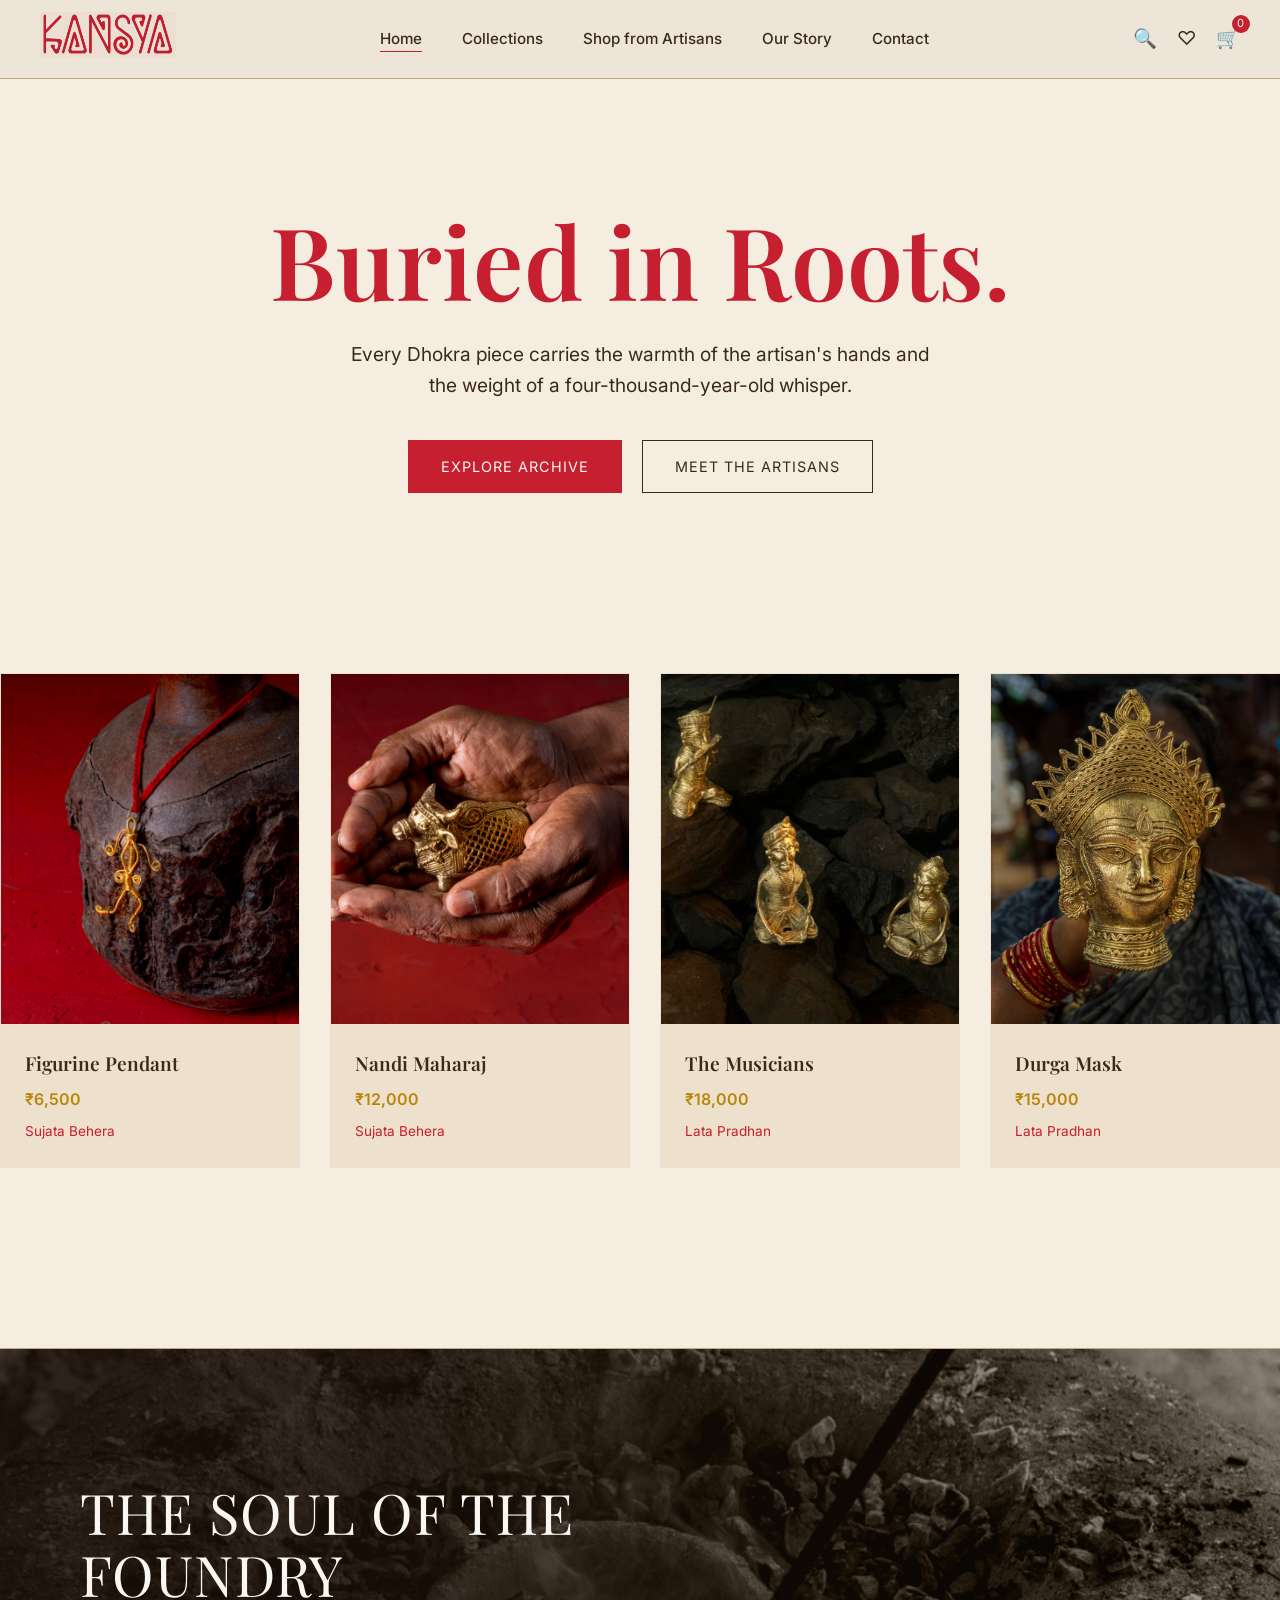
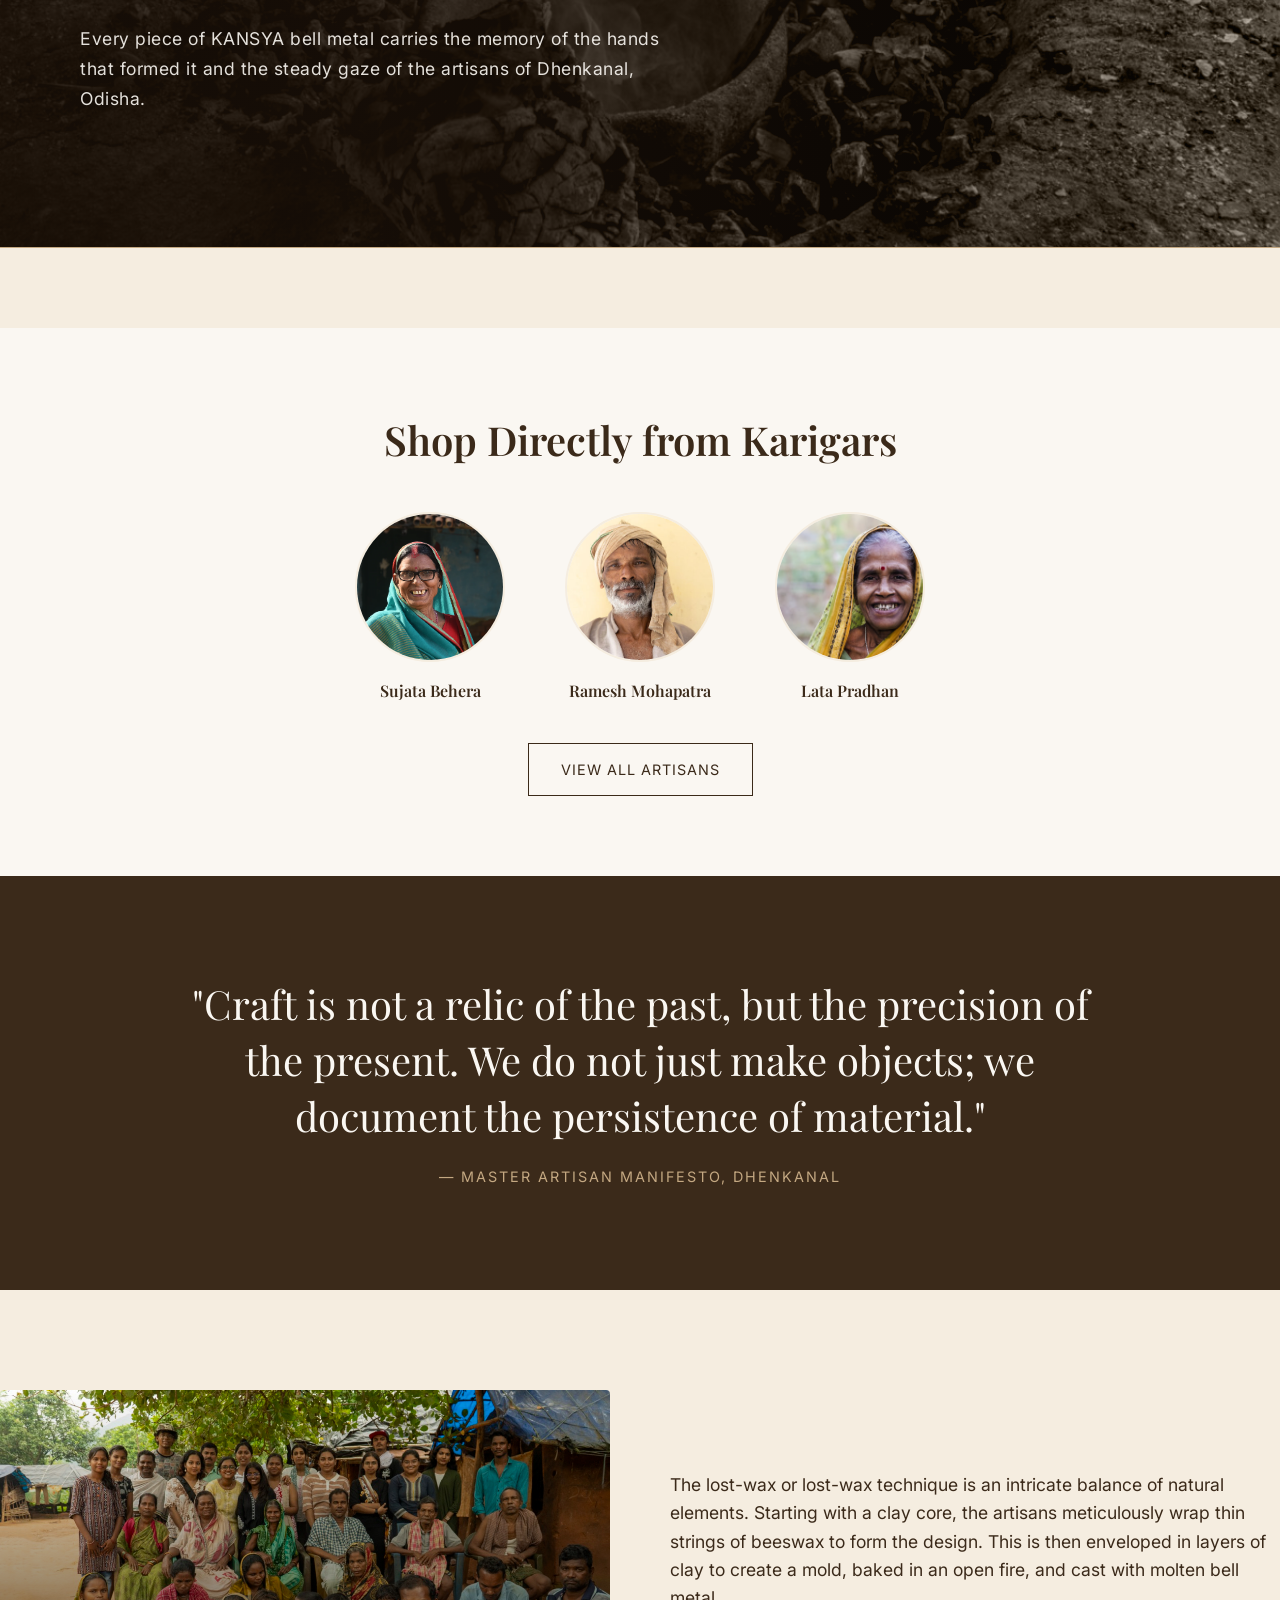
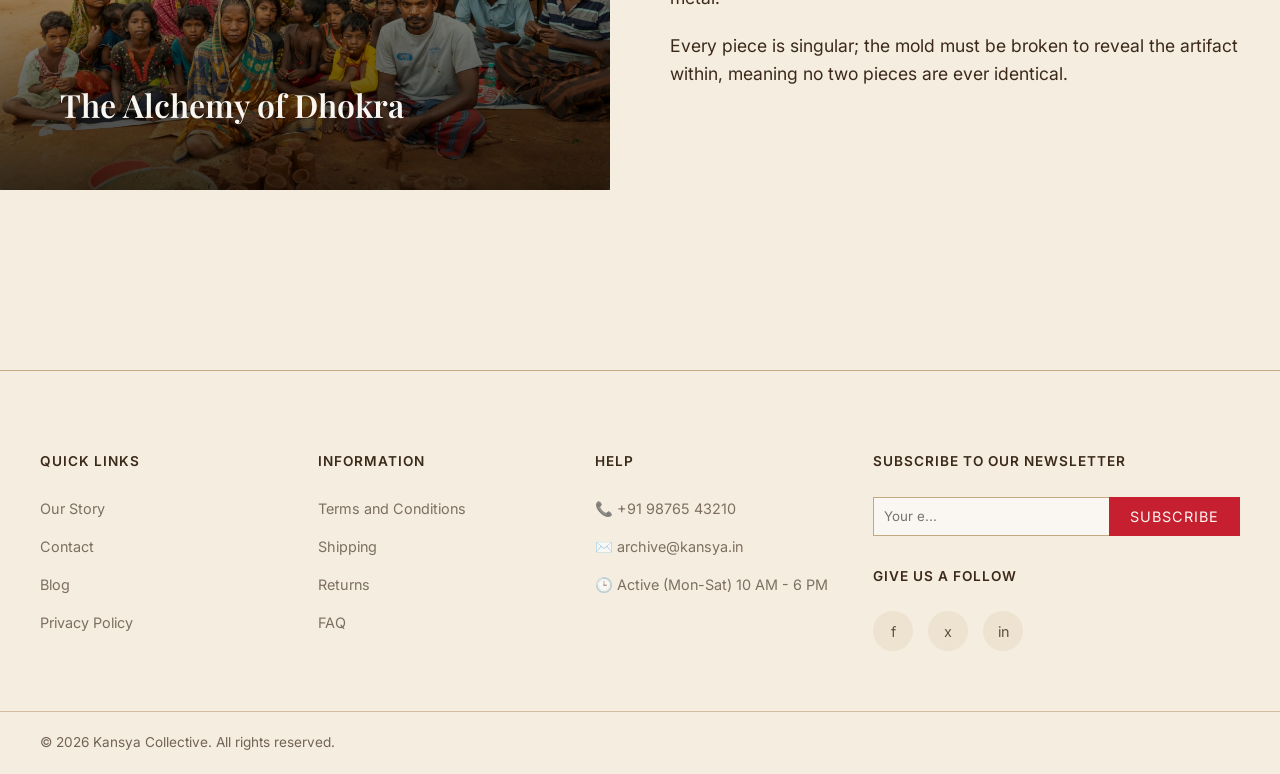
<file: index.html>
<!DOCTYPE html>
<html lang="en">
<head>
  <meta charset="UTF-8">
  <meta name="viewport" content="width=device-width, initial-scale=1.0">
  <title>KANSYA | Buried in Roots. Cast in Fire.</title>
  <meta name="description" content="KANSYA — a premium e-commerce and artisan discovery platform for Dhokra, the ancient lost-wax metal casting craft of India.">
  
  <!-- Fonts -->
  <link rel="preconnect" href="https://fonts.googleapis.com">
  <link rel="preconnect" href="https://fonts.gstatic.com" crossorigin>
  <link href="https://fonts.googleapis.com/css2?family=Cormorant+Garamond:wght@600;700&family=Inter:wght@400;500;600&family=Playfair+Display:ital,wght@0,400;0,600;0,700;1,400&display=swap" rel="stylesheet">
  
  <link rel="stylesheet" href="css/style.css">
</head>
<body>

  <!-- GLOBAL NAVIGATION -->
  <nav class="navbar">
    <div class="container nav-container">
      <div class="logo">
        <a href="index.html"><img src="kansya-logo.png" alt="KANSYA" ></a>
      </div>
      <ul class="nav-links">
        <li><a href="index.html" class="active">Home</a></li>
        <li><a href="collections.html">Collections</a></li>
        <li><a href="artisans.html">Shop from Artisans</a></li>
        <li><a href="story.html">Our Story</a></li>
        <li><a href="contact.html">Contact</a></li>
      </ul>
      <div class="nav-icons">
        <a href="collections.html">🔍</a>
        <a href="#">♡</a>
        <a href="cart.html">🛒<span class="cart-count" id="cart-count">0</span></a>
      </div>
    </div>
  </nav>

  <main>
    <!-- HERO SECTION -->
    <section class="hero container">
      <h1>Buried in Roots.</h1>
      <p>Every Dhokra piece carries the warmth of the artisan's hands and the weight of a four-thousand-year-old whisper.</p>
      <div class="hero-btns">
        <a href="collections.html" class="btn btn-filled">Explore Archive</a>
        <a href="artisans.html" class="btn btn-outlined">Meet the Artisans</a>
      </div>
    </section>

    <!-- FEATURED COLLECTION -->
    <section class="featured-collection container">
      <div class="product-scroll">
        <!-- Card 1 -->
        <a href="product.html" class="product-card">
          <div class="product-img">
            <img src="Figurine Pendant.JPG" alt="Figurine Pendant" >
            <img src="pics 2/figurine pendant.png" alt="Figurine Pendant - In Use" class="hover-img">
          </div>
          <div class="product-info">
            <h3>Figurine Pendant</h3>
            <div class="product-price">₹6,500</div>
            <div class="product-artisan">Sujata Behera</div>
          </div>
        </a>
        <!-- Card 2 -->
        <a href="product.html" class="product-card">
          <div class="product-img">
            <img src="Nandi Maharaj.JPG" alt="Nandi Maharaj" >
            <img src="pics 2/nandi maharaj.png" alt="Nandi Maharaj - In Use" class="hover-img">
          </div>
          <div class="product-info">
            <h3>Nandi Maharaj</h3>
            <div class="product-price">₹12,000</div>
            <div class="product-artisan">Sujata Behera</div>
          </div>
        </a>
        <!-- Card 3 -->
        <a href="product.html" class="product-card">
          <div class="product-img">
            <img src="the musicians.JPG" alt="The Musicians" >
            <img src="pics 2/musicians.png" alt="Musicians - In Use" class="hover-img">
          </div>
          <div class="product-info">
            <h3>The Musicians</h3>
            <div class="product-price">₹18,000</div>
            <div class="product-artisan">Lata Pradhan</div>
          </div>
        </a>
        <!-- Card 4 -->
        <a href="product.html" class="product-card">
          <div class="product-img">
            <img src="durga mask.JPG" alt="Durga Mask" >
            <img src="pics 2/durga mask.png" alt="Durga Mask - In Use" class="hover-img">
          </div>
          <div class="product-info">
            <h3>Durga Mask</h3>
            <div class="product-price">₹15,000</div>
            <div class="product-artisan">Lata Pradhan</div>
          </div>
        </a>
      </div>
    </section>

    <!-- AESTHETIC BANNER (EYES OF THE ARTISAN) -->
    <section class="eyes-banner" style="position: relative; height: 500px; overflow: hidden; margin: 80px 0; border-top: 1px solid var(--clr-border); border-bottom: 1px solid var(--clr-border);">
      <img src="our story/DSC00825.JPG" alt="The Eyes of the Artisan" style="width: 100%; height: 100%; object-fit: cover; filter: grayscale(100%) contrast(1.1); mix-blend-mode: luminosity;">
      <div style="position: absolute; inset: 0; background: linear-gradient(to right, rgba(26, 16, 8, 0.8) 30%, rgba(26, 16, 8, 0.2) 100%); display: flex; align-items: center; padding-left: 80px;">
        <div style="color: var(--clr-white); max-width: 600px;">
          <h2 style="font-family: var(--font-heading); font-size: 3.5rem; color: var(--clr-white); line-height: 1.1; margin-bottom: 20px; font-weight: 400; letter-spacing: 1px;">THE SOUL OF THE FOUNDRY</h2>
          <p style="font-size: 1.1rem; opacity: 0.9; line-height: 1.7; font-family: var(--font-body); letter-spacing: 0.5px;">Every piece of KANSYA bell metal carries the memory of the hands that formed it and the steady gaze of the artisans of Dhenkanal, Odisha.</p>
        </div>
      </div>
    </section>

    <!-- SHOP DIRECTLY FROM KARIGARS -->
    <section class="shop-artisans">
      <div class="container">
        <h2 class="section-title">Shop Directly from Karigars</h2>
        <div class="artisan-row">
          <div class="artisan-avatar-wrapper">
            <div class="artisan-avatar">
              <img src="lakshmi sahoo.png.webp" alt="Sujata Behera" >
            </div>
            <h4>Sujata Behera</h4>
          </div>
          <div class="artisan-avatar-wrapper">
            <div class="artisan-avatar">
              <img src="Ramesh%20Mohapatra.jpg" alt="Ramesh Mohapatra" >
            </div>
            <h4>Ramesh Mohapatra</h4>
          </div>
          <div class="artisan-avatar-wrapper">
            <div class="artisan-avatar">
              <img src="Kamala%20devi.png" alt="Lata Pradhan" >
            </div>
            <h4>Lata Pradhan</h4>
          </div>
        </div>
        <a href="artisans.html" class="btn btn-outlined">View All Artisans</a>
      </div>
    </section>

    <!-- QUOTE BLOCK -->
    <section class="quote-block bg-brown">
      <div class="container">
        <blockquote>"Craft is not a relic of the past, but the precision of the present. We do not just make objects; we document the persistence of material."</blockquote>
        <cite>— Master Artisan Manifesto, Dhenkanal</cite>
      </div>
    </section>

    <!-- ALCHEMY STRIP -->
    <section class="alchemy-strip container">
      <div class="alchemy-grid">
        <div class="alchemy-card" style="background-image: url('DSC01474.JPG'); background-size: cover; background-position: center;">
          <h3>The Alchemy of Dhokra</h3>
        </div>
        <div class="alchemy-text">
          <p>The lost-wax or lost-wax technique is an intricate balance of natural elements. Starting with a clay core, the artisans meticulously wrap thin strings of beeswax to form the design. This is then enveloped in layers of clay to create a mold, baked in an open fire, and cast with molten bell metal. </p>
          <p>Every piece is singular; the mold must be broken to reveal the artifact within, meaning no two pieces are ever identical.</p>
        </div>
      </div>
    </section>
  </main>

  <!-- FOOTER -->
  <footer>
    <div class="container footer-content">
      <div class="footer-col">
        <h4>QUICK LINKS</h4>
        <ul>
          <li><a href="story.html">Our Story</a></li>
          <li><a href="contact.html">Contact</a></li>
          <li><a href="#">Blog</a></li>
          <li><a href="#">Privacy Policy</a></li>
        </ul>
      </div>
      <div class="footer-col">
        <h4>INFORMATION</h4>
        <ul>
          <li><a href="#">Terms and Conditions</a></li>
          <li><a href="#">Shipping</a></li>
          <li><a href="#">Returns</a></li>
          <li><a href="#">FAQ</a></li>
        </ul>
      </div>
      <div class="footer-col">
        <h4>HELP</h4>
        <ul>
          <li><a href="#">📞 +91 98765 43210</a></li>
          <li><a href="#">✉️ archive@kansya.in</a></li>
          <li><a href="#">🕒 Active (Mon-Sat) 10 AM - 6 PM</a></li>
        </ul>
      </div>
      <div class="footer-col">
        <h4>SUBSCRIBE TO OUR NEWSLETTER</h4>
        <form style="display: flex; gap: 0; margin-bottom: 30px;">
          <input type="email" placeholder="Your e..." style="padding: 10px; border: 1px solid var(--clr-border); border-right: none; flex: 1; outline: none; font-family: var(--font-body); background: var(--clr-white);">
          <button type="submit" class="btn btn-filled" style="padding: 10px 20px;">SUBSCRIBE</button>
        </form>
        <h4>GIVE US A FOLLOW</h4>
        <div class="social-icons" style="display: flex; gap: 15px;">
          <a href="#" class="social-circle">f</a>
          <a href="#" class="social-circle">x</a>
          <a href="#" class="social-circle">in</a>
        </div>
      </div>
    </div>
    <div class="footer-bottom" style="text-align: left; padding-left: 40px; padding-right: 40px; max-width: 1400px; margin-left: auto; margin-right: auto;">
      &copy; 2026 Kansya Collective. All rights reserved.
    </div>
  </footer>

  <script src="js/script.js"></script>
</body>
</html>
</file>
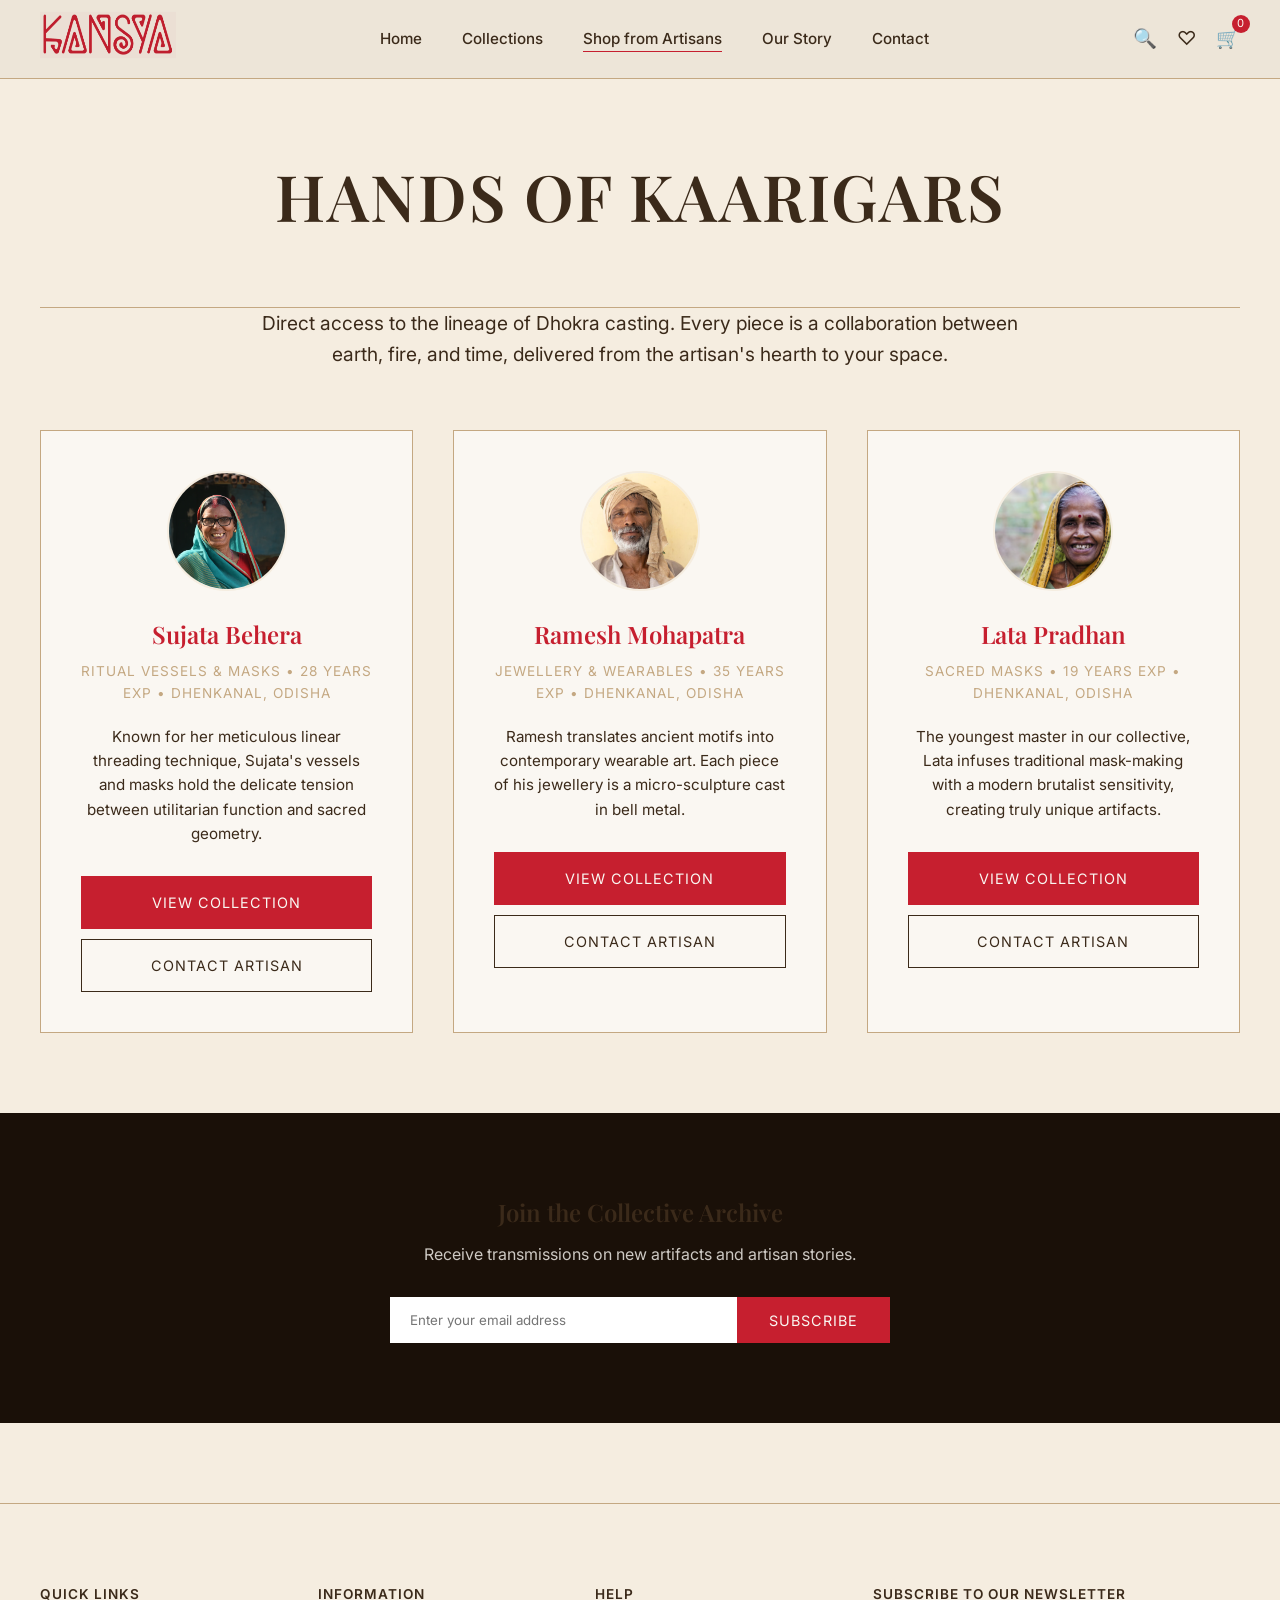
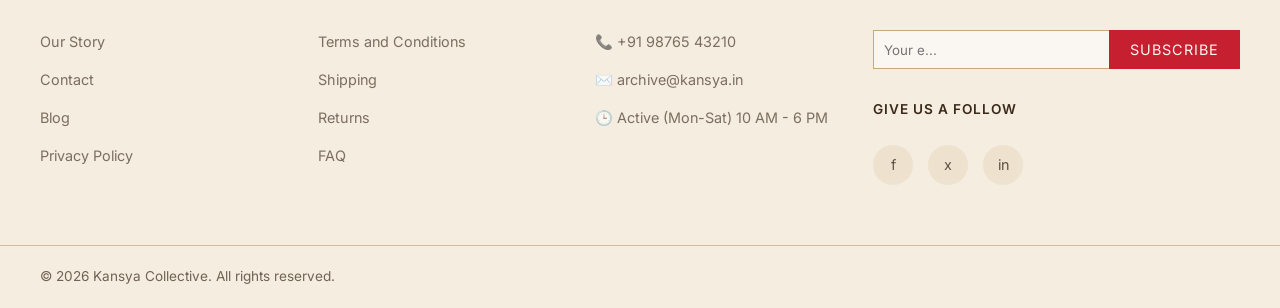
<file: artisans.html>
<!DOCTYPE html>
<html lang="en">
<head>
  <meta charset="UTF-8">
  <meta name="viewport" content="width=device-width, initial-scale=1.0">
  <title>Shop from Artisans | KANSYA</title>
  
  <link rel="preconnect" href="https://fonts.googleapis.com">
  <link rel="preconnect" href="https://fonts.gstatic.com" crossorigin>
  <link href="https://fonts.googleapis.com/css2?family=Cormorant+Garamond:wght@600;700&family=Inter:wght@400;500;600&family=Playfair+Display:ital,wght@0,400;0,600;0,700;1,400&display=swap" rel="stylesheet">
  
  <link rel="stylesheet" href="css/style.css">
</head>
<body>

  <!-- GLOBAL NAVIGATION -->
  <nav class="navbar">
    <div class="container nav-container">
      <div class="logo">
        <a href="index.html"><img src="kansya-logo.png" alt="KANSYA" ></a>
      </div>
      <ul class="nav-links">
        <li><a href="index.html">Home</a></li>
        <li><a href="collections.html">Collections</a></li>
        <li><a href="artisans.html" class="active">Shop from Artisans</a></li>
        <li><a href="story.html">Our Story</a></li>
        <li><a href="contact.html">Contact</a></li>
      </ul>
      <div class="nav-icons">
        <a href="collections.html">🔍</a>
        <a href="#">♡</a>
        <a href="cart.html">🛒<span class="cart-count" id="cart-count">0</span></a>
      </div>
    </div>
  </nav>

  <main>
    <div class="container">
      <div class="page-header">
        <h1>HANDS OF KAARIGARS</h1>
      </div>
      
      <p class="intro-text">
        Direct access to the lineage of Dhokra casting. Every piece is a collaboration between earth, fire, and time, delivered from the artisan's hearth to your space.
      </p>

      <div class="artisan-grid">
        <!-- Artisan 2 -->
        <div class="artisan-card-full">
          <div class="artisan-avatar" style="margin: 0 auto 24px;">
            <img src="lakshmi sahoo.png.webp" alt="Sujata Behera" >
          </div>
          <h3>Sujata Behera</h3>
          <div class="artisan-meta">
            Ritual Vessels & Masks • 28 Years Exp • Dhenkanal, Odisha
          </div>
          <p class="artisan-bio">
            Known for her meticulous linear threading technique, Sujata's vessels and masks hold the delicate tension between utilitarian function and sacred geometry.
          </p>
          <div class="artisan-actions">
            <a href="collections.html" class="btn btn-filled">View Collection</a>
            <a href="contact.html?artisan=Sujata" class="btn btn-outlined">Contact Artisan</a>
          </div>
        </div>

        <!-- Artisan 3 -->
        <div class="artisan-card-full">
          <div class="artisan-avatar" style="margin: 0 auto 24px;">
            <img src="Ramesh%20Mohapatra.jpg" alt="Ramesh Mohapatra" >
          </div>
          <h3>Ramesh Mohapatra</h3>
          <div class="artisan-meta">
            Jewellery & Wearables • 35 Years Exp • Dhenkanal, Odisha
          </div>
          <p class="artisan-bio">
            Ramesh translates ancient motifs into contemporary wearable art. Each piece of his jewellery is a micro-sculpture cast in bell metal.
          </p>
          <div class="artisan-actions">
            <a href="collections.html" class="btn btn-filled">View Collection</a>
            <a href="contact.html?artisan=Ramesh" class="btn btn-outlined">Contact Artisan</a>
          </div>
        </div>

        <!-- Artisan 4 -->
        <div class="artisan-card-full">
          <div class="artisan-avatar" style="margin: 0 auto 24px;">
            <img src="Kamala%20devi.png" alt="Lata Pradhan" >
          </div>
          <h3>Lata Pradhan</h3>
          <div class="artisan-meta">
            Sacred Masks • 19 Years Exp • Dhenkanal, Odisha
          </div>
          <p class="artisan-bio">
            The youngest master in our collective, Lata infuses traditional mask-making with a modern brutalist sensitivity, creating truly unique artifacts.
          </p>
          <div class="artisan-actions">
            <a href="collections.html" class="btn btn-filled">View Collection</a>
            <a href="contact.html?artisan=Lata" class="btn btn-outlined">Contact Artisan</a>
          </div>
        </div>
      </div>
    </div>
    
    <!-- Newsletter Bar -->
    <section class="newsletter bg-dark">
      <div class="container">
        <h2>Join the Collective Archive</h2>
        <p style="margin-top: 10px; opacity: 0.8;">Receive transmissions on new artifacts and artisan stories.</p>
        <form class="newsletter-form">
          <input type="email" placeholder="Enter your email address" required>
          <button type="submit" class="btn btn-filled">Subscribe</button>
        </form>
      </div>
    </section>
  </main>

  <!-- FOOTER -->
  <footer>
    <div class="container footer-content">
      <div class="footer-col">
        <h4>QUICK LINKS</h4>
        <ul>
          <li><a href="story.html">Our Story</a></li>
          <li><a href="contact.html">Contact</a></li>
          <li><a href="#">Blog</a></li>
          <li><a href="#">Privacy Policy</a></li>
        </ul>
      </div>
      <div class="footer-col">
        <h4>INFORMATION</h4>
        <ul>
          <li><a href="#">Terms and Conditions</a></li>
          <li><a href="#">Shipping</a></li>
          <li><a href="#">Returns</a></li>
          <li><a href="#">FAQ</a></li>
        </ul>
      </div>
      <div class="footer-col">
        <h4>HELP</h4>
        <ul>
          <li><a href="#">📞 +91 98765 43210</a></li>
          <li><a href="#">✉️ archive@kansya.in</a></li>
          <li><a href="#">🕒 Active (Mon-Sat) 10 AM - 6 PM</a></li>
        </ul>
      </div>
      <div class="footer-col">
        <h4>SUBSCRIBE TO OUR NEWSLETTER</h4>
        <form style="display: flex; gap: 0; margin-bottom: 30px;">
          <input type="email" placeholder="Your e..." style="padding: 10px; border: 1px solid var(--clr-border); border-right: none; flex: 1; outline: none; font-family: var(--font-body); background: var(--clr-white);">
          <button type="submit" class="btn btn-filled" style="padding: 10px 20px;">SUBSCRIBE</button>
        </form>
        <h4>GIVE US A FOLLOW</h4>
        <div class="social-icons" style="display: flex; gap: 15px;">
          <a href="#" class="social-circle">f</a>
          <a href="#" class="social-circle">x</a>
          <a href="#" class="social-circle">in</a>
        </div>
      </div>
    </div>
    <div class="footer-bottom" style="text-align: left; padding-left: 40px; padding-right: 40px; max-width: 1400px; margin-left: auto; margin-right: auto;">
      &copy; 2026 Kansya Collective. All rights reserved.
    </div>
  </footer>

  <script src="js/script.js"></script>
</body>
</html>
</file>
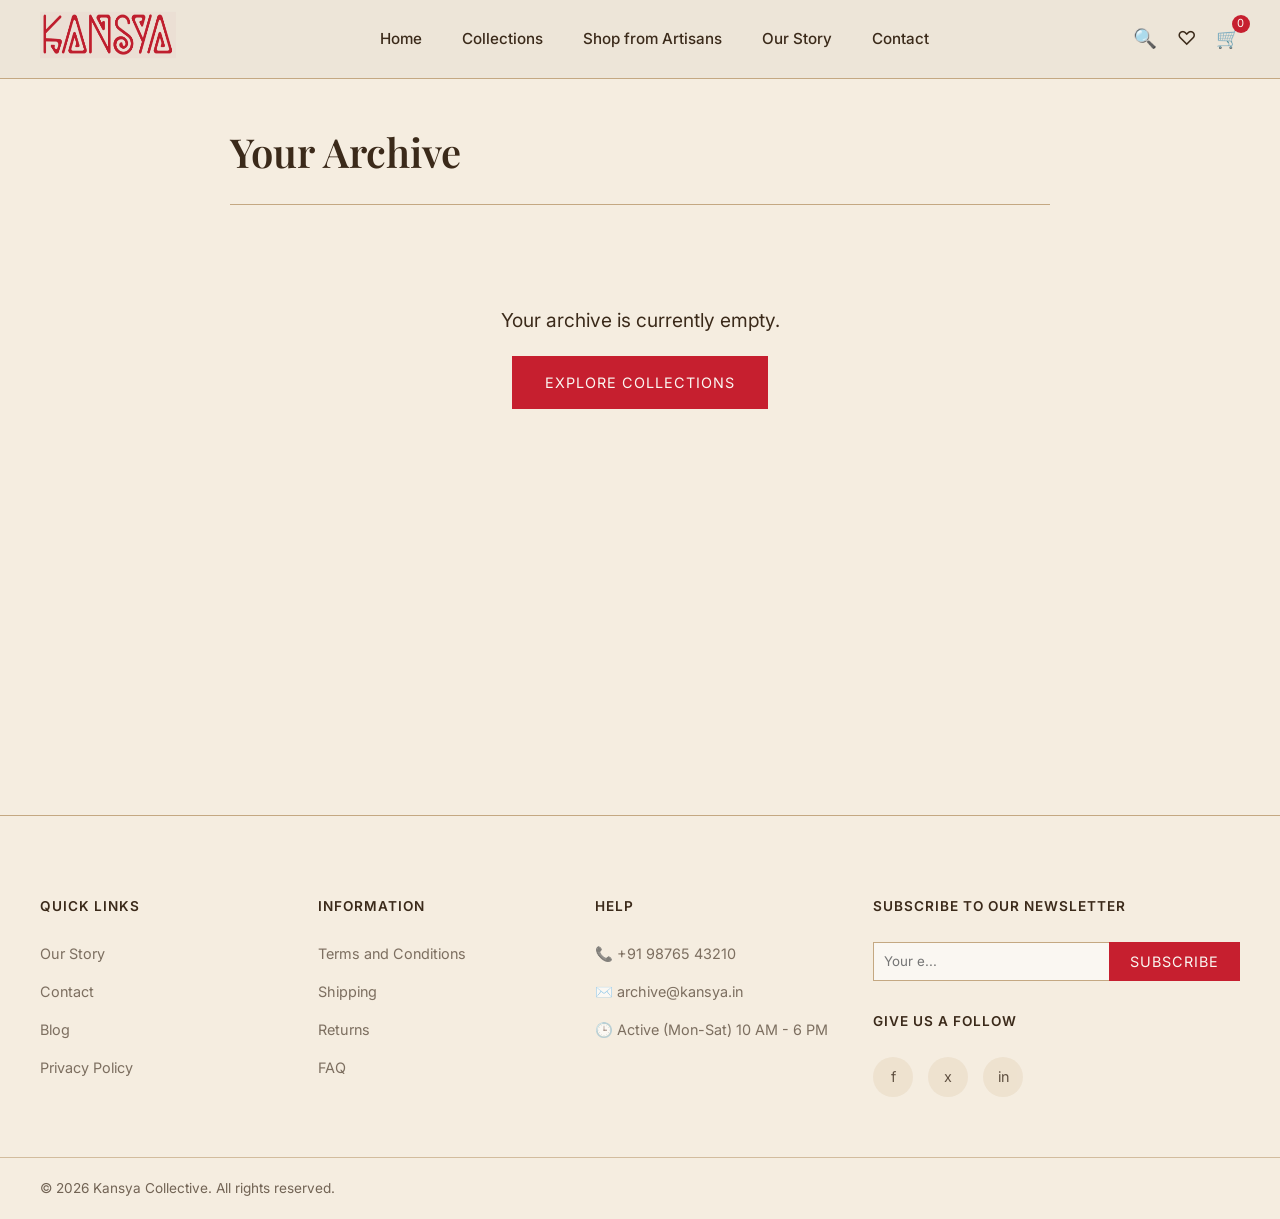
<file: cart.html>
<!DOCTYPE html>
<html lang="en">
<head>
  <meta charset="UTF-8">
  <meta name="viewport" content="width=device-width, initial-scale=1.0">
  <title>Your Cart | KANSYA Archive</title>
  
  <link rel="preconnect" href="https://fonts.googleapis.com">
  <link rel="preconnect" href="https://fonts.gstatic.com" crossorigin>
  <link href="https://fonts.googleapis.com/css2?family=Cormorant+Garamond:wght@600;700&family=Inter:wght@400;500;600&family=Playfair+Display:ital,wght@0,400;0,600;0,700;1,400&display=swap" rel="stylesheet">
  
  <link rel="stylesheet" href="css/style.css">
  <style>
    .cart-container {
      max-width: 900px;
      margin: 120px auto;
      padding: 0 40px;
      min-height: 50vh;
    }
    .cart-header {
      font-family: var(--font-heading);
      font-size: 2.5rem;
      margin-bottom: 40px;
      color: var(--clr-text-secondary);
      border-bottom: 1px solid var(--clr-border);
      padding-bottom: 20px;
    }
    .cart-items {
      display: flex;
      flex-direction: column;
      gap: 30px;
      margin-bottom: 50px;
    }
    .cart-item {
      display: flex;
      gap: 30px;
      border-bottom: 1px solid var(--clr-border);
      padding-bottom: 30px;
      align-items: center;
    }
    .cart-item-img {
      width: 120px;
      height: 120px;
      object-fit: cover;
      background-color: var(--clr-surface);
    }
    .cart-item-info {
      flex: 1;
    }
    .cart-item-title {
      font-family: var(--font-heading);
      font-size: 1.5rem;
      color: var(--clr-text-secondary);
      margin-bottom: 5px;
    }
    .cart-item-price {
      font-family: var(--font-body);
      font-weight: 600;
      color: var(--clr-accent);
    }
    .cart-item-remove {
      background: none;
      border: none;
      color: var(--clr-text-secondary);
      text-decoration: underline;
      cursor: pointer;
      font-family: var(--font-body);
      font-size: 0.9rem;
      margin-top: 15px;
      padding: 0;
    }
    .cart-summary {
      background-color: var(--clr-surface);
      padding: 40px;
      text-align: right;
    }
    .cart-total {
      font-family: var(--font-heading);
      font-size: 2rem;
      color: var(--clr-text-secondary);
      margin-bottom: 20px;
    }
    .empty-cart-msg {
      text-align: center;
      font-family: var(--font-body);
      color: var(--clr-text-secondary);
      padding: 60px 0;
      font-size: 1.2rem;
    }
  </style>
</head>
<body>

  <!-- GLOBAL NAVIGATION -->
  <nav class="navbar">
    <div class="container nav-container">
      <div class="logo">
        <a href="index.html"><img src="kansya-logo.png" alt="KANSYA" ></a>
      </div>
      <ul class="nav-links">
        <li><a href="index.html">Home</a></li>
        <li><a href="collections.html">Collections</a></li>
        <li><a href="artisans.html">Shop from Artisans</a></li>
        <li><a href="story.html">Our Story</a></li>
        <li><a href="contact.html">Contact</a></li>
      </ul>
      <div class="nav-icons">
        <a href="collections.html">🔍</a>
        <a href="#">♡</a>
        <a href="cart.html">🛒<span class="cart-count" id="cart-count">0</span></a>
      </div>
    </div>
  </nav>

  <main>
    <div class="cart-container">
      <h1 class="cart-header">Your Archive</h1>
      
      <div id="cart-content">
        <!-- Cart items injected here via JS -->
      </div>
    </div>
  </main>

  <!-- FOOTER -->
  <footer>
    <div class="container footer-content">
      <div class="footer-col">
        <h4>QUICK LINKS</h4>
        <ul>
          <li><a href="story.html">Our Story</a></li>
          <li><a href="contact.html">Contact</a></li>
          <li><a href="#">Blog</a></li>
          <li><a href="#">Privacy Policy</a></li>
        </ul>
      </div>
      <div class="footer-col">
        <h4>INFORMATION</h4>
        <ul>
          <li><a href="#">Terms and Conditions</a></li>
          <li><a href="#">Shipping</a></li>
          <li><a href="#">Returns</a></li>
          <li><a href="#">FAQ</a></li>
        </ul>
      </div>
      <div class="footer-col">
        <h4>HELP</h4>
        <ul>
          <li><a href="#">📞 +91 98765 43210</a></li>
          <li><a href="#">✉️ archive@kansya.in</a></li>
          <li><a href="#">🕒 Active (Mon-Sat) 10 AM - 6 PM</a></li>
        </ul>
      </div>
      <div class="footer-col">
        <h4>SUBSCRIBE TO OUR NEWSLETTER</h4>
        <form style="display: flex; gap: 0; margin-bottom: 30px;">
          <input type="email" placeholder="Your e..." style="padding: 10px; border: 1px solid var(--clr-border); border-right: none; flex: 1; outline: none; font-family: var(--font-body); background: var(--clr-white);">
          <button type="submit" class="btn btn-filled" style="padding: 10px 20px;">SUBSCRIBE</button>
        </form>
        <h4>GIVE US A FOLLOW</h4>
        <div class="social-icons" style="display: flex; gap: 15px;">
          <a href="#" class="social-circle">f</a>
          <a href="#" class="social-circle">x</a>
          <a href="#" class="social-circle">in</a>
        </div>
      </div>
    </div>
    <div class="footer-bottom" style="text-align: left; padding-left: 40px; padding-right: 40px; max-width: 1400px; margin-left: auto; margin-right: auto;">
      &copy; 2026 Kansya Collective. All rights reserved.
    </div>
  </footer>

  <script src="js/script.js"></script>
</body>
</html>
</file>
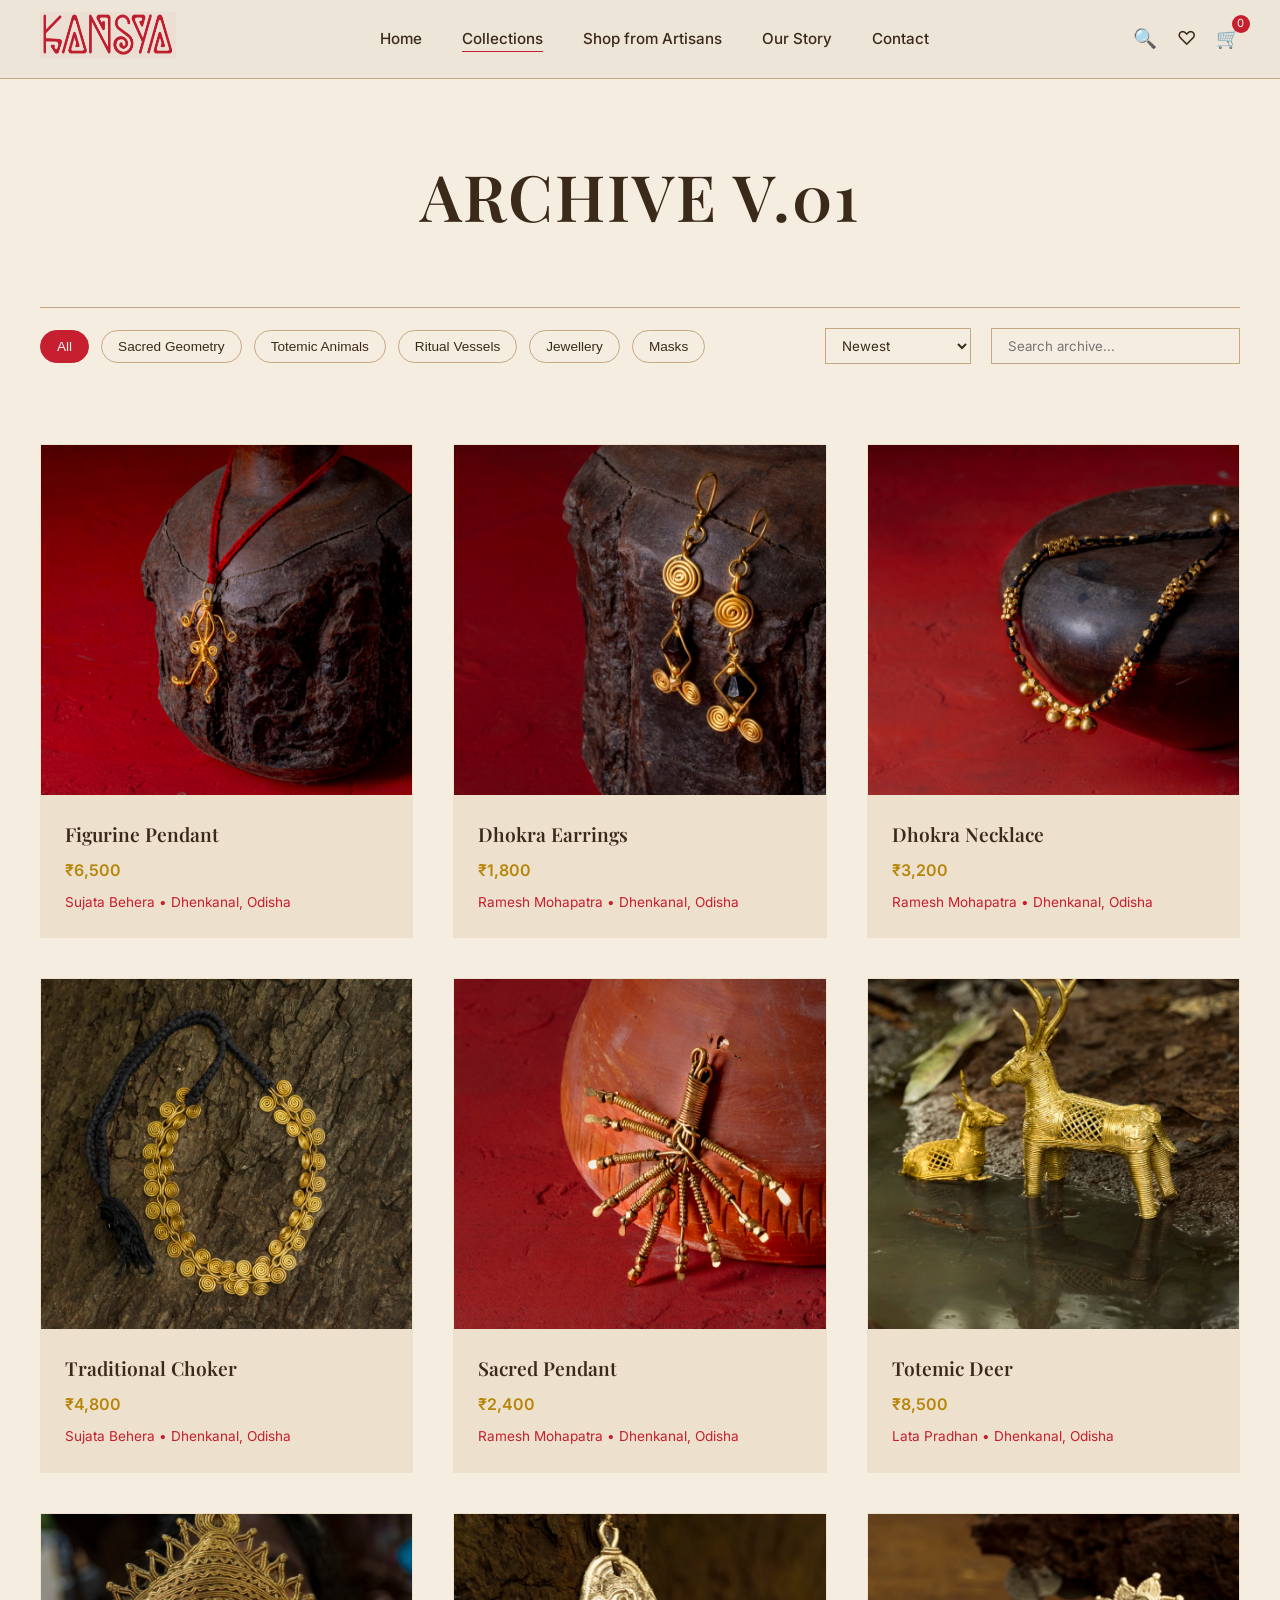
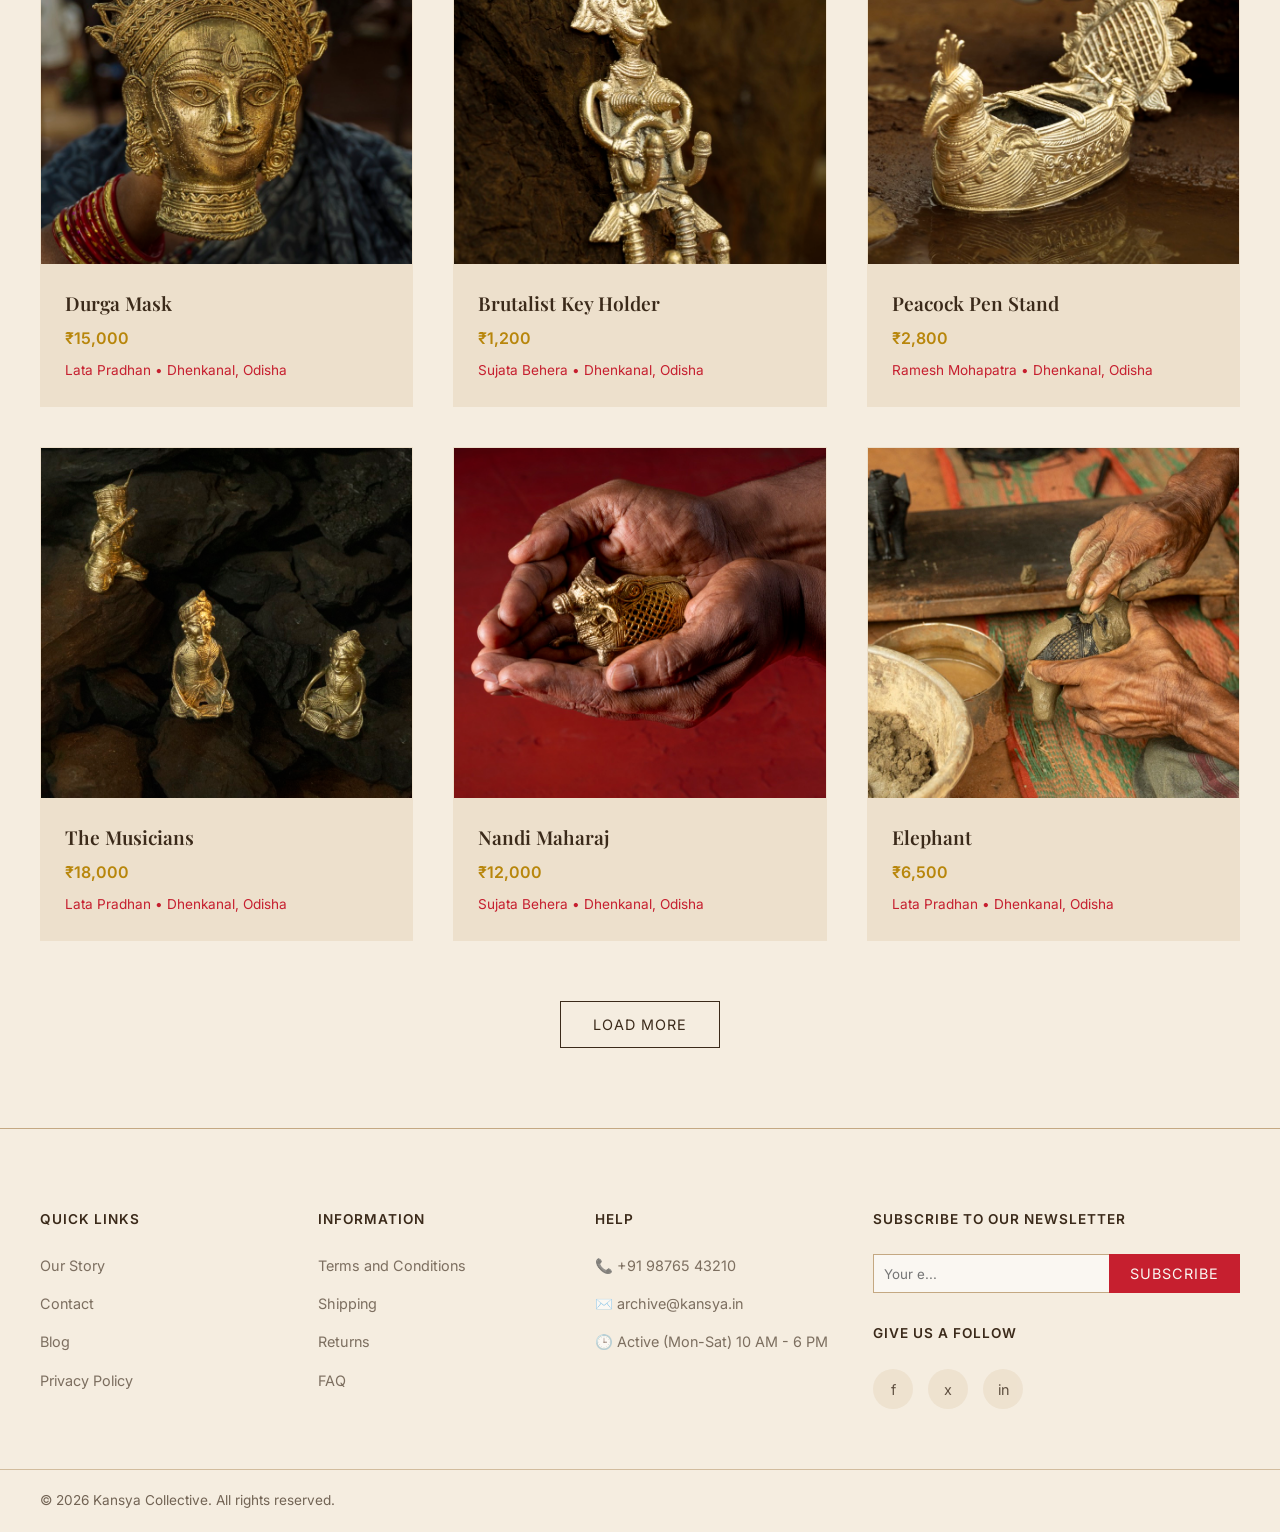
<file: collections.html>
<!DOCTYPE html>
<html lang="en">
<head>
  <meta charset="UTF-8">
  <meta name="viewport" content="width=device-width, initial-scale=1.0">
  <title>Collections | KANSYA Archive V.01</title>
  
  <link rel="preconnect" href="https://fonts.googleapis.com">
  <link rel="preconnect" href="https://fonts.gstatic.com" crossorigin>
  <link href="https://fonts.googleapis.com/css2?family=Cormorant+Garamond:wght@600;700&family=Inter:wght@400;500;600&family=Playfair+Display:ital,wght@0,400;0,600;0,700;1,400&display=swap" rel="stylesheet">
  
  <link rel="stylesheet" href="css/style.css">
</head>
<body>

  <!-- GLOBAL NAVIGATION -->
  <nav class="navbar">
    <div class="container nav-container">
      <div class="logo">
        <a href="index.html"><img src="kansya-logo.png" alt="KANSYA" ></a>
      </div>
      <ul class="nav-links">
        <li><a href="index.html">Home</a></li>
        <li><a href="collections.html" class="active">Collections</a></li>
        <li><a href="artisans.html">Shop from Artisans</a></li>
        <li><a href="story.html">Our Story</a></li>
        <li><a href="contact.html">Contact</a></li>
      </ul>
      <div class="nav-icons">
        <a href="collections.html">🔍</a>
        <a href="#">♡</a>
        <a href="cart.html">🛒<span class="cart-count" id="cart-count">0</span></a>
      </div>
    </div>
  </nav>

  <main>
    <div class="container">
      <div class="page-header">
        <h1>ARCHIVE V.01</h1>
      </div>

      <div class="filter-bar">
        <div class="filter-pills">
          <button class="pill active" data-filter="all">All</button>
          <button class="pill" data-filter="sacred-geometry">Sacred Geometry</button>
          <button class="pill" data-filter="totemic-animals">Totemic Animals</button>
          <button class="pill" data-filter="ritual-vessels">Ritual Vessels</button>
          <button class="pill" data-filter="jewellery">Jewellery</button>
          <button class="pill" data-filter="masks">Masks</button>
        </div>
        <div class="sort-search">
          <select id="sort-select" class="sort-select">
            <option value="newest">Newest</option>
            <option value="low">Price Low–High</option>
            <option value="high">Price High–Low</option>
          </select>
          <input type="text" placeholder="Search archive..." class="search-input">
        </div>
      </div>

      <div class="product-grid" id="product-grid">
        <!-- 1. Figurine Pendant -->
        <a href="product.html" class="product-card" data-category="jewellery" data-price="6500">
          <div class="product-img">
            <img src="Figurine Pendant.JPG" alt="Figurine Pendant">
<img src="pics 2/figurine pendant.png" alt="Figurine Pendant - In Use" class="hover-img">
          </div>
          <div class="product-info">
            <h3>Figurine Pendant</h3>
            <div class="product-price">₹6,500</div>
            <div class="product-artisan">Sujata Behera • Dhenkanal, Odisha</div>
          </div>
        </a>

        <!-- 2. Earrings -->
        <a href="product.html" class="product-card" data-category="jewellery" data-price="1800">
          <div class="product-img">
            <img src="Earrings.JPG" alt="Earrings">
            <img src="pics 2/dhokra earrings.png" alt="Earrings - In Use" class="hover-img">
          </div>
          <div class="product-info">
            <h3>Dhokra Earrings</h3>
            <div class="product-price">₹1,800</div>
            <div class="product-artisan">Ramesh Mohapatra • Dhenkanal, Odisha</div>
          </div>
        </a>

        <!-- 3. Necklace -->
        <a href="product.html" class="product-card" data-category="jewellery" data-price="3200">
          <div class="product-img">
            <img src="necklace.JPG" alt="Necklace">
            <img src="pics 2/necklace.png" alt="Necklace - In Use" class="hover-img">
          </div>
          <div class="product-info">
            <h3>Dhokra Necklace</h3>
            <div class="product-price">₹3,200</div>
            <div class="product-artisan">Ramesh Mohapatra • Dhenkanal, Odisha</div>
          </div>
        </a>

        <!-- 4. Choker -->
        <a href="product.html" class="product-card" data-category="jewellery" data-price="4800">
          <div class="product-img">
            <img src="Choker.JPG" alt="Choker">
            <img src="pics 2/choker.png" alt="Choker - In Use" class="hover-img">
          </div>
          <div class="product-info">
            <h3>Traditional Choker</h3>
            <div class="product-price">₹4,800</div>
            <div class="product-artisan">Sujata Behera • Dhenkanal, Odisha</div>
          </div>
        </a>

        <!-- 5. Pendant -->
        <a href="product.html" class="product-card" data-category="jewellery" data-price="2400">
          <div class="product-img">
            <img src="pendant.JPG" alt="Pendant">
            <img src="pics 2/pendant.png" alt="Pendant - In Use" class="hover-img">
          </div>
          <div class="product-info">
            <h3>Sacred Pendant</h3>
            <div class="product-price">₹2,400</div>
            <div class="product-artisan">Ramesh Mohapatra • Dhenkanal, Odisha</div>
          </div>
        </a>

        <!-- 6. Deer -->
        <a href="product.html" class="product-card" data-category="totemic-animals" data-price="8500">
          <div class="product-img">
            <img src="deer.JPG" alt="Deer">
            <img src="pics 2/deer.png" alt="Deer - In Use" class="hover-img">
          </div>
          <div class="product-info">
            <h3>Totemic Deer</h3>
            <div class="product-price">₹8,500</div>
            <div class="product-artisan">Lata Pradhan • Dhenkanal, Odisha</div>
          </div>
        </a>

        <!-- 7. Durga Mask -->
        <a href="product.html" class="product-card" data-category="masks" data-price="15000">
          <div class="product-img">
            <img src="durga mask.JPG" alt="Durga Mask">
            <img src="pics 2/durga mask.png" alt="Durga Mask - In Use" class="hover-img">
          </div>
          <div class="product-info">
            <h3>Durga Mask</h3>
            <div class="product-price">₹15,000</div>
            <div class="product-artisan">Lata Pradhan • Dhenkanal, Odisha</div>
          </div>
        </a>

        <!-- 8. Key Holder -->
        <a href="product.html" class="product-card" data-category="sacred-geometry" data-price="1200">
          <div class="product-img">
            <img src="key holder.JPG" alt="Key Holder">
            <img src="pics 2/key holder.png" alt="Key Holder - In Use" class="hover-img">
          </div>
          <div class="product-info">
            <h3>Brutalist Key Holder</h3>
            <div class="product-price">₹1,200</div>
            <div class="product-artisan">Sujata Behera • Dhenkanal, Odisha</div>
          </div>
        </a>

        <!-- 9. Peacock Pen Stand -->
        <a href="product.html" class="product-card" data-category="ritual-vessels" data-price="2800">
          <div class="product-img">
            <img src="peacock pen stand.JPG" alt="Peacock Pen Stand">
            <img src="pics 2/peacock pen stand.png" alt="Peacock Pen Stand - In Use" class="hover-img">
          </div>
          <div class="product-info">
            <h3>Peacock Pen Stand</h3>
            <div class="product-price">₹2,800</div>
            <div class="product-artisan">Ramesh Mohapatra • Dhenkanal, Odisha</div>
          </div>
        </a>

        <!-- 10. The Musicians -->
        <a href="product.html" class="product-card" data-category="sacred-geometry" data-price="18000">
          <div class="product-img">
            <img src="the musicians.JPG" alt="The Musicians">
            <img src="pics 2/musicians.png" alt="Musicians - In Use" class="hover-img">
          </div>
          <div class="product-info">
            <h3>The Musicians</h3>
            <div class="product-price">₹18,000</div>
            <div class="product-artisan">Lata Pradhan • Dhenkanal, Odisha</div>
          </div>
        </a>

        <!-- 11. Nandi Maharaj -->
        <a href="product.html" class="product-card" data-category="totemic-animals" data-price="12000">
          <div class="product-img">
            <img src="Nandi Maharaj.JPG" alt="Nandi Maharaj">
            <img src="pics 2/nandi maharaj.png" alt="Nandi Maharaj - In Use" class="hover-img">
          </div>
          <div class="product-info">
            <h3>Nandi Maharaj</h3>
            <div class="product-price">₹12,000</div>
            <div class="product-artisan">Sujata Behera • Dhenkanal, Odisha</div>
          </div>
        </a>

        <!-- 12. Elephant -->
        <a href="product.html" class="product-card" data-category="totemic-animals" data-price="6500">
          <div class="product-img">
            <img src="elephant.JPG" alt="Elephant">
            <img src="pics 2/elephant1.jpg" alt="Elephant - In Use" class="hover-img">
          </div>
          <div class="product-info">
            <h3>Elephant</h3>
            <div class="product-price">₹6,500</div>
            <div class="product-artisan">Lata Pradhan • Dhenkanal, Odisha</div>
          </div>
        </a>
      </div>
      
      <div class="load-more">
        <button class="btn btn-outlined">Load More</button>
      </div>
    </div>
  </main>

  <!-- FOOTER -->
  <footer>
    <div class="container footer-content">
      <div class="footer-col">
        <h4>QUICK LINKS</h4>
        <ul>
          <li><a href="story.html">Our Story</a></li>
          <li><a href="contact.html">Contact</a></li>
          <li><a href="#">Blog</a></li>
          <li><a href="#">Privacy Policy</a></li>
        </ul>
      </div>
      <div class="footer-col">
        <h4>INFORMATION</h4>
        <ul>
          <li><a href="#">Terms and Conditions</a></li>
          <li><a href="#">Shipping</a></li>
          <li><a href="#">Returns</a></li>
          <li><a href="#">FAQ</a></li>
        </ul>
      </div>
      <div class="footer-col">
        <h4>HELP</h4>
        <ul>
          <li><a href="#">📞 +91 98765 43210</a></li>
          <li><a href="#">✉️ archive@kansya.in</a></li>
          <li><a href="#">🕒 Active (Mon-Sat) 10 AM - 6 PM</a></li>
        </ul>
      </div>
      <div class="footer-col">
        <h4>SUBSCRIBE TO OUR NEWSLETTER</h4>
        <form style="display: flex; gap: 0; margin-bottom: 30px;">
          <input type="email" placeholder="Your e..." style="padding: 10px; border: 1px solid var(--clr-border); border-right: none; flex: 1; outline: none; font-family: var(--font-body); background: var(--clr-white);">
          <button type="submit" class="btn btn-filled" style="padding: 10px 20px;">SUBSCRIBE</button>
        </form>
        <h4>GIVE US A FOLLOW</h4>
        <div class="social-icons" style="display: flex; gap: 15px;">
          <a href="#" class="social-circle">f</a>
          <a href="#" class="social-circle">x</a>
          <a href="#" class="social-circle">in</a>
        </div>
      </div>
    </div>
    <div class="footer-bottom" style="text-align: left; padding-left: 40px; padding-right: 40px; max-width: 1400px; margin-left: auto; margin-right: auto;">
      &copy; 2026 Kansya Collective. All rights reserved.
    </div>
  </footer>

  <script src="js/script.js"></script>
</body>
</html>
</file>
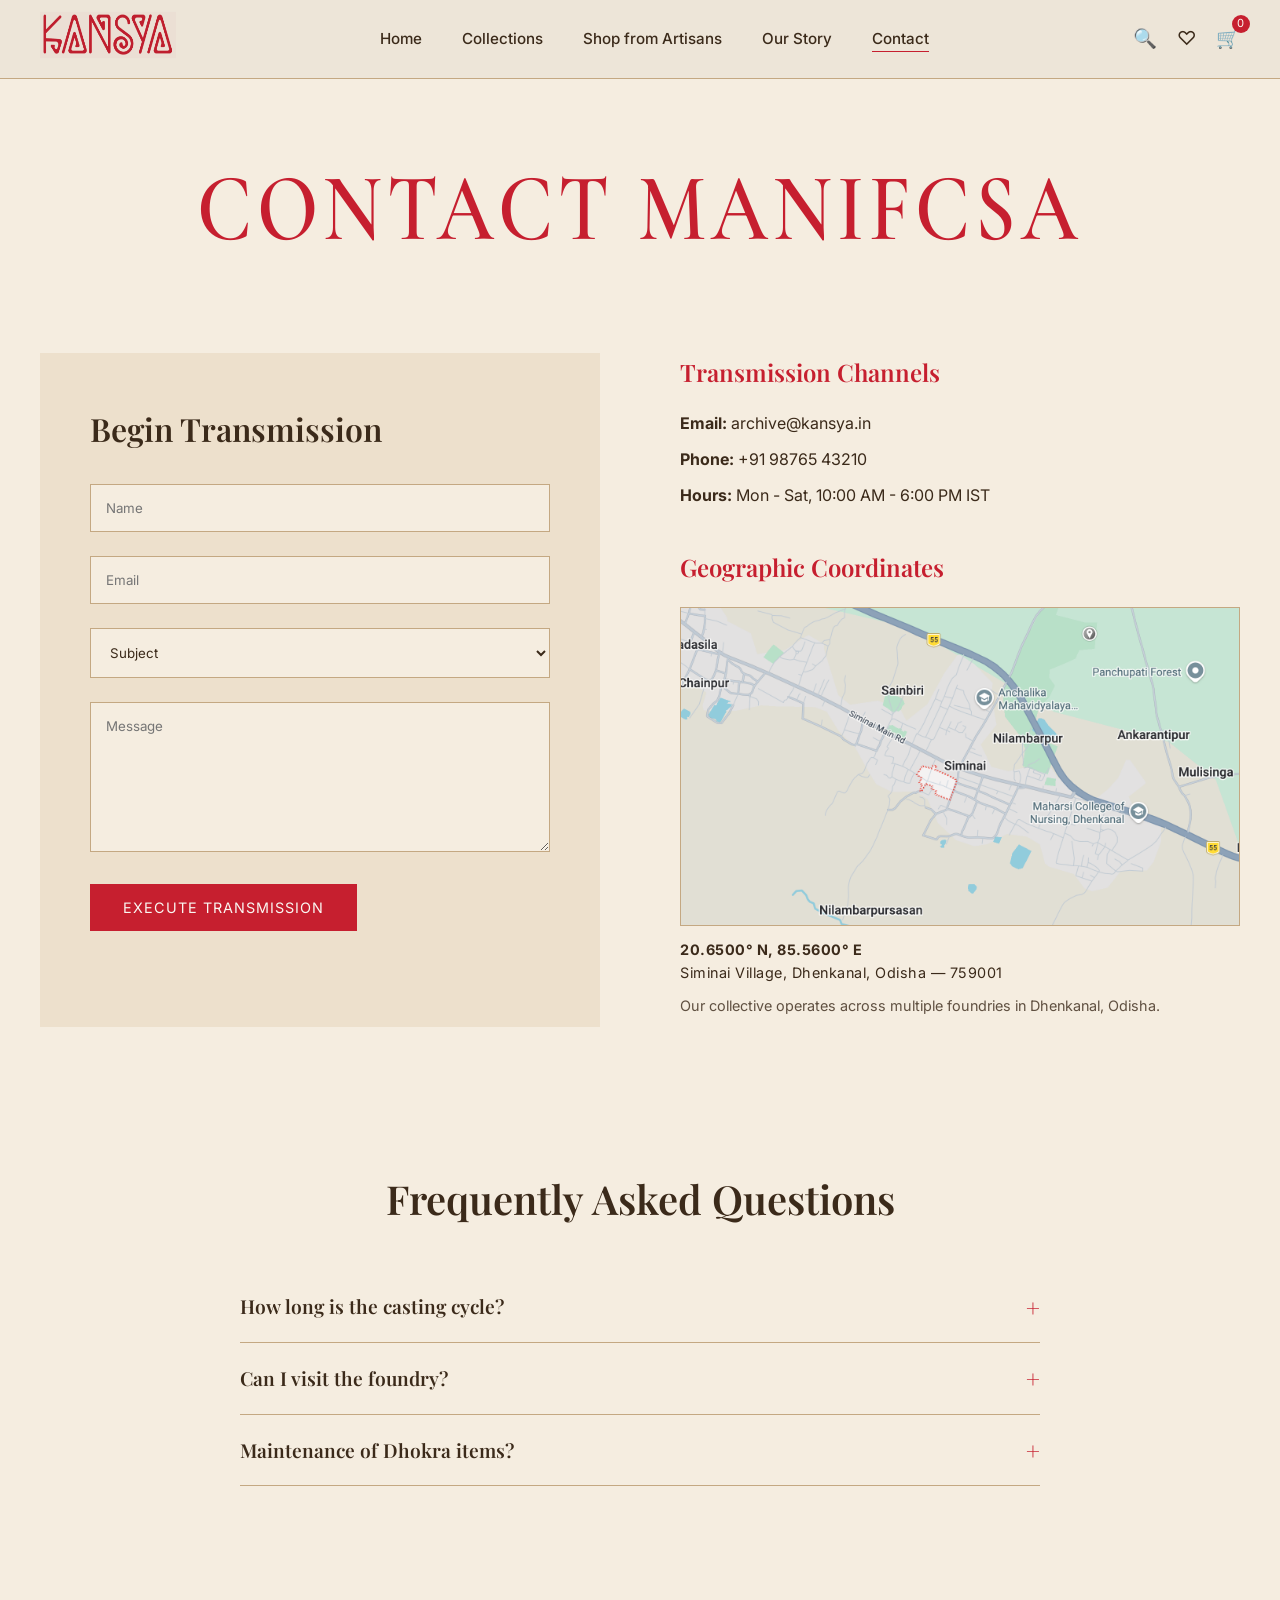
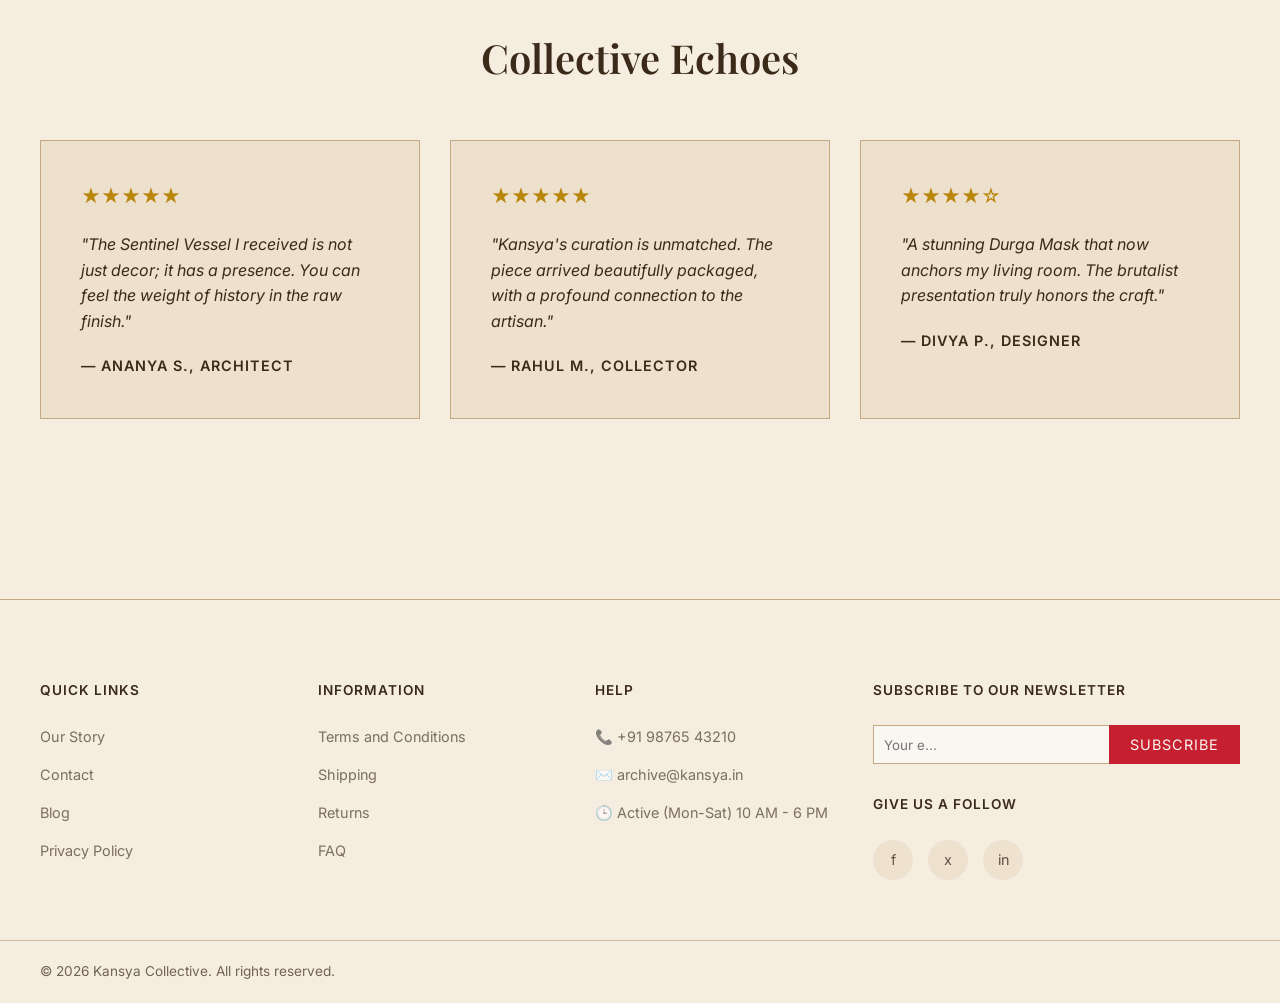
<file: contact.html>
<!DOCTYPE html>
<html lang="en">
<head>
  <meta charset="UTF-8">
  <meta name="viewport" content="width=device-width, initial-scale=1.0">
  <title>Contact | KANSYA</title>
  
  <link rel="preconnect" href="https://fonts.googleapis.com">
  <link rel="preconnect" href="https://fonts.gstatic.com" crossorigin>
  <link href="https://fonts.googleapis.com/css2?family=Cormorant+Garamond:wght@600;700&family=Inter:wght@400;500;600&family=Playfair+Display:ital,wght@0,400;0,600;0,700;1,400&display=swap" rel="stylesheet">
  
  <link rel="stylesheet" href="css/style.css">
</head>
<body>

  <!-- GLOBAL NAVIGATION -->
  <nav class="navbar">
    <div class="container nav-container">
      <div class="logo">
        <a href="index.html"><img src="kansya-logo.png" alt="KANSYA" ></a>
      </div>
      <ul class="nav-links">
        <li><a href="index.html">Home</a></li>
        <li><a href="collections.html">Collections</a></li>
        <li><a href="artisans.html">Shop from Artisans</a></li>
        <li><a href="story.html">Our Story</a></li>
        <li><a href="contact.html" class="active">Contact</a></li>
      </ul>
      <div class="nav-icons">
        <a href="collections.html">🔍</a>
        <a href="#">♡</a>
        <a href="cart.html">🛒<span class="cart-count" id="cart-count">0</span></a>
      </div>
    </div>
  </nav>

  <main>
    <div class="container">
      <div class="page-header" style="border-bottom: none; padding-bottom: 0;">
        <h1 style="font-family: var(--font-logo); font-size: 5rem; letter-spacing: 5px; transform: scaleY(1.2); color: var(--clr-accent);">CONTACT MANIFCSa</h1>
      </div>

      <div class="contact-layout">
        <!-- Left: Form -->
        <div class="contact-form">
          <h2>Begin Transmission</h2>
          <form id="contact-form">
            <div class="form-group">
              <input type="text" placeholder="Name" required>
            </div>
            <div class="form-group">
              <input type="email" placeholder="Email" required>
            </div>
            <div class="form-group">
              <select required>
                <option value="" disabled selected>Subject</option>
                <option value="general">General Inquiry</option>
                <option value="commission">Commission a Piece</option>
                <option value="partnership">Artisan Partnership</option>
                <option value="press">Press</option>
              </select>
            </div>
            <div class="form-group">
              <textarea placeholder="Message" required></textarea>
            </div>
            <button type="submit" class="btn btn-filled">Execute Transmission</button>
          </form>
        </div>

        <!-- Right: Info -->
        <div class="info-block">
          <div style="margin-bottom: 40px;">
            <h3>Transmission Channels</h3>
            <p><strong>Email:</strong> archive@kansya.in</p>
            <p><strong>Phone:</strong> +91 98765 43210</p>
            <p><strong>Hours:</strong> Mon - Sat, 10:00 AM - 6:00 PM IST</p>
          </div>

          <div>
            <h3>Geographic Coordinates</h3>
            <div style="margin-top: 16px; border: 1px solid var(--clr-border); overflow: hidden;">
              <img src="dhenkanal-map.png" alt="Siminai Village, Dhenkanal" style="width: 100%; display: block; object-fit: cover;">
            </div>
            <div style="margin-top: 12px; font-family: var(--font-body); font-size: 0.9rem; color: var(--clr-text-secondary); letter-spacing: 0.5px;">
              <strong>20.6500° N, 85.5600° E</strong><br>
              Siminai Village, Dhenkanal, Odisha — 759001
            </div>
            <p style="font-size: 0.9rem; opacity: 0.8; margin-top: 10px;">Our collective operates across multiple foundries in Dhenkanal, Odisha.</p>
          </div>
        </div>
      </div>
      
      <!-- FAQ Section -->
      <section class="faq-section">
        <h2>Frequently Asked Questions</h2>
        
        <details>
          <summary>How long is the casting cycle?</summary>
          <p>The entire lost-wax process for a single piece can take anywhere from 15 to 45 days, depending on the complexity and size. Large totemic pieces or elaborate ritual vessels require significant drying times for the clay molds before firing.</p>
        </details>
        
        <details>
          <summary>Can I visit the foundry?</summary>
          <p>Yes, we arrange guided visits to our partnered foundries in Dhenkanal, Odisha during the winter months (November to February). Please reach out via the transmission form to inquire about availability.</p>
        </details>
        
        <details>
          <summary>Maintenance of Dhokra items?</summary>
          <p>Bell metal naturally oxidizes over time, developing a rich, dark patina that many collectors desire. If you prefer to maintain the golden hue, gently polish the piece with a soft cloth and a traditional mixture of tamarind and salt, or a specialized brass polish. Avoid harsh chemicals.</p>
        </details>
      </section>

      <!-- Reviews Section -->
      <section class="reviews">
        <h2>Collective Echoes</h2>
        <div class="reviews-grid">
          <div class="review-card">
            <div class="stars">★★★★★</div>
            <p class="review-text">"The Sentinel Vessel I received is not just decor; it has a presence. You can feel the weight of history in the raw finish."</p>
            <div class="review-author">— Ananya S., Architect</div>
          </div>
          <div class="review-card">
            <div class="stars">★★★★★</div>
            <p class="review-text">"Kansya's curation is unmatched. The piece arrived beautifully packaged, with a profound connection to the artisan."</p>
            <div class="review-author">— Rahul M., Collector</div>
          </div>
          <div class="review-card">
            <div class="stars">★★★★☆</div>
            <p class="review-text">"A stunning Durga Mask that now anchors my living room. The brutalist presentation truly honors the craft."</p>
            <div class="review-author">— Divya P., Designer</div>
          </div>
        </div>
      </section>
      
    </div>
  </main>

  <!-- FOOTER -->
  <footer>
    <div class="container footer-content">
      <div class="footer-col">
        <h4>QUICK LINKS</h4>
        <ul>
          <li><a href="story.html">Our Story</a></li>
          <li><a href="contact.html">Contact</a></li>
          <li><a href="#">Blog</a></li>
          <li><a href="#">Privacy Policy</a></li>
        </ul>
      </div>
      <div class="footer-col">
        <h4>INFORMATION</h4>
        <ul>
          <li><a href="#">Terms and Conditions</a></li>
          <li><a href="#">Shipping</a></li>
          <li><a href="#">Returns</a></li>
          <li><a href="#">FAQ</a></li>
        </ul>
      </div>
      <div class="footer-col">
        <h4>HELP</h4>
        <ul>
          <li><a href="#">📞 +91 98765 43210</a></li>
          <li><a href="#">✉️ archive@kansya.in</a></li>
          <li><a href="#">🕒 Active (Mon-Sat) 10 AM - 6 PM</a></li>
        </ul>
      </div>
      <div class="footer-col">
        <h4>SUBSCRIBE TO OUR NEWSLETTER</h4>
        <form style="display: flex; gap: 0; margin-bottom: 30px;">
          <input type="email" placeholder="Your e..." style="padding: 10px; border: 1px solid var(--clr-border); border-right: none; flex: 1; outline: none; font-family: var(--font-body); background: var(--clr-white);">
          <button type="submit" class="btn btn-filled" style="padding: 10px 20px;">SUBSCRIBE</button>
        </form>
        <h4>GIVE US A FOLLOW</h4>
        <div class="social-icons" style="display: flex; gap: 15px;">
          <a href="#" class="social-circle">f</a>
          <a href="#" class="social-circle">x</a>
          <a href="#" class="social-circle">in</a>
        </div>
      </div>
    </div>
    <div class="footer-bottom" style="text-align: left; padding-left: 40px; padding-right: 40px; max-width: 1400px; margin-left: auto; margin-right: auto;">
      &copy; 2026 Kansya Collective. All rights reserved.
    </div>
  </footer>

  <script src="js/script.js"></script>
</body>
</html>
</file>
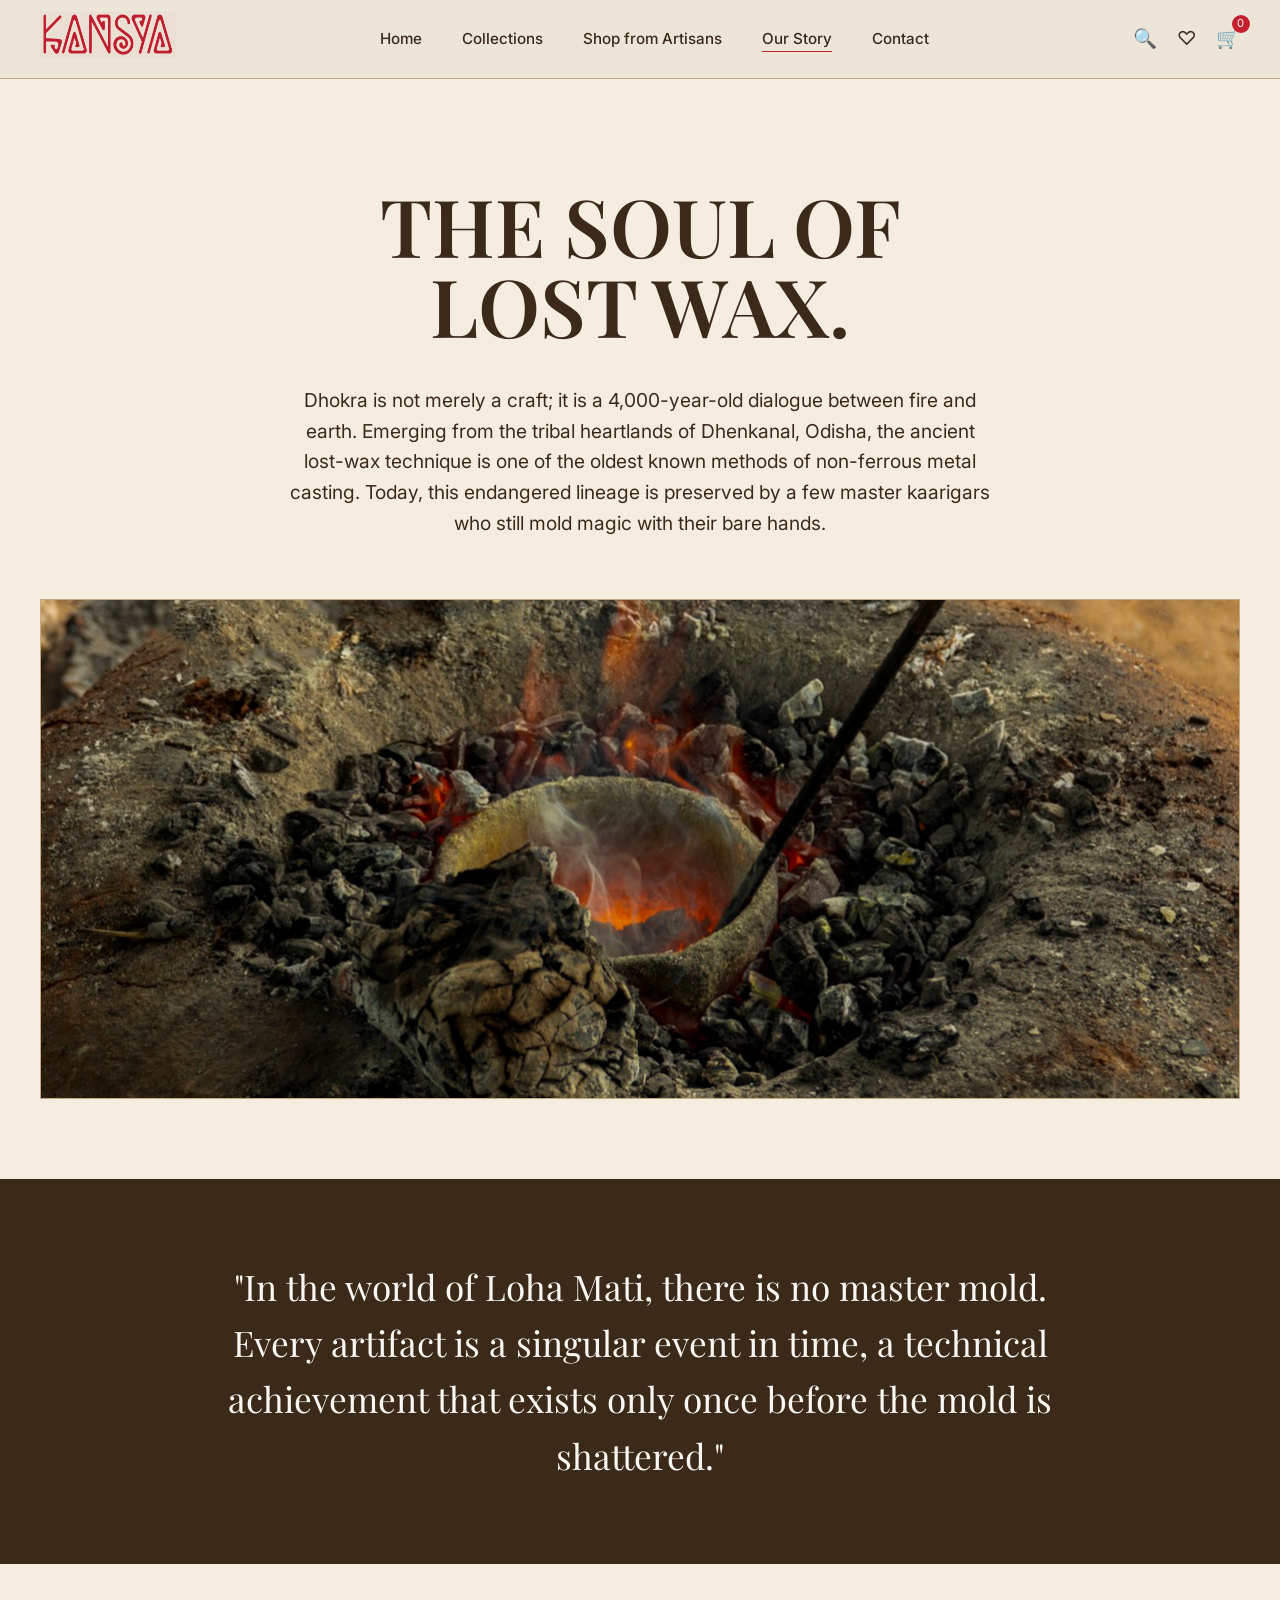
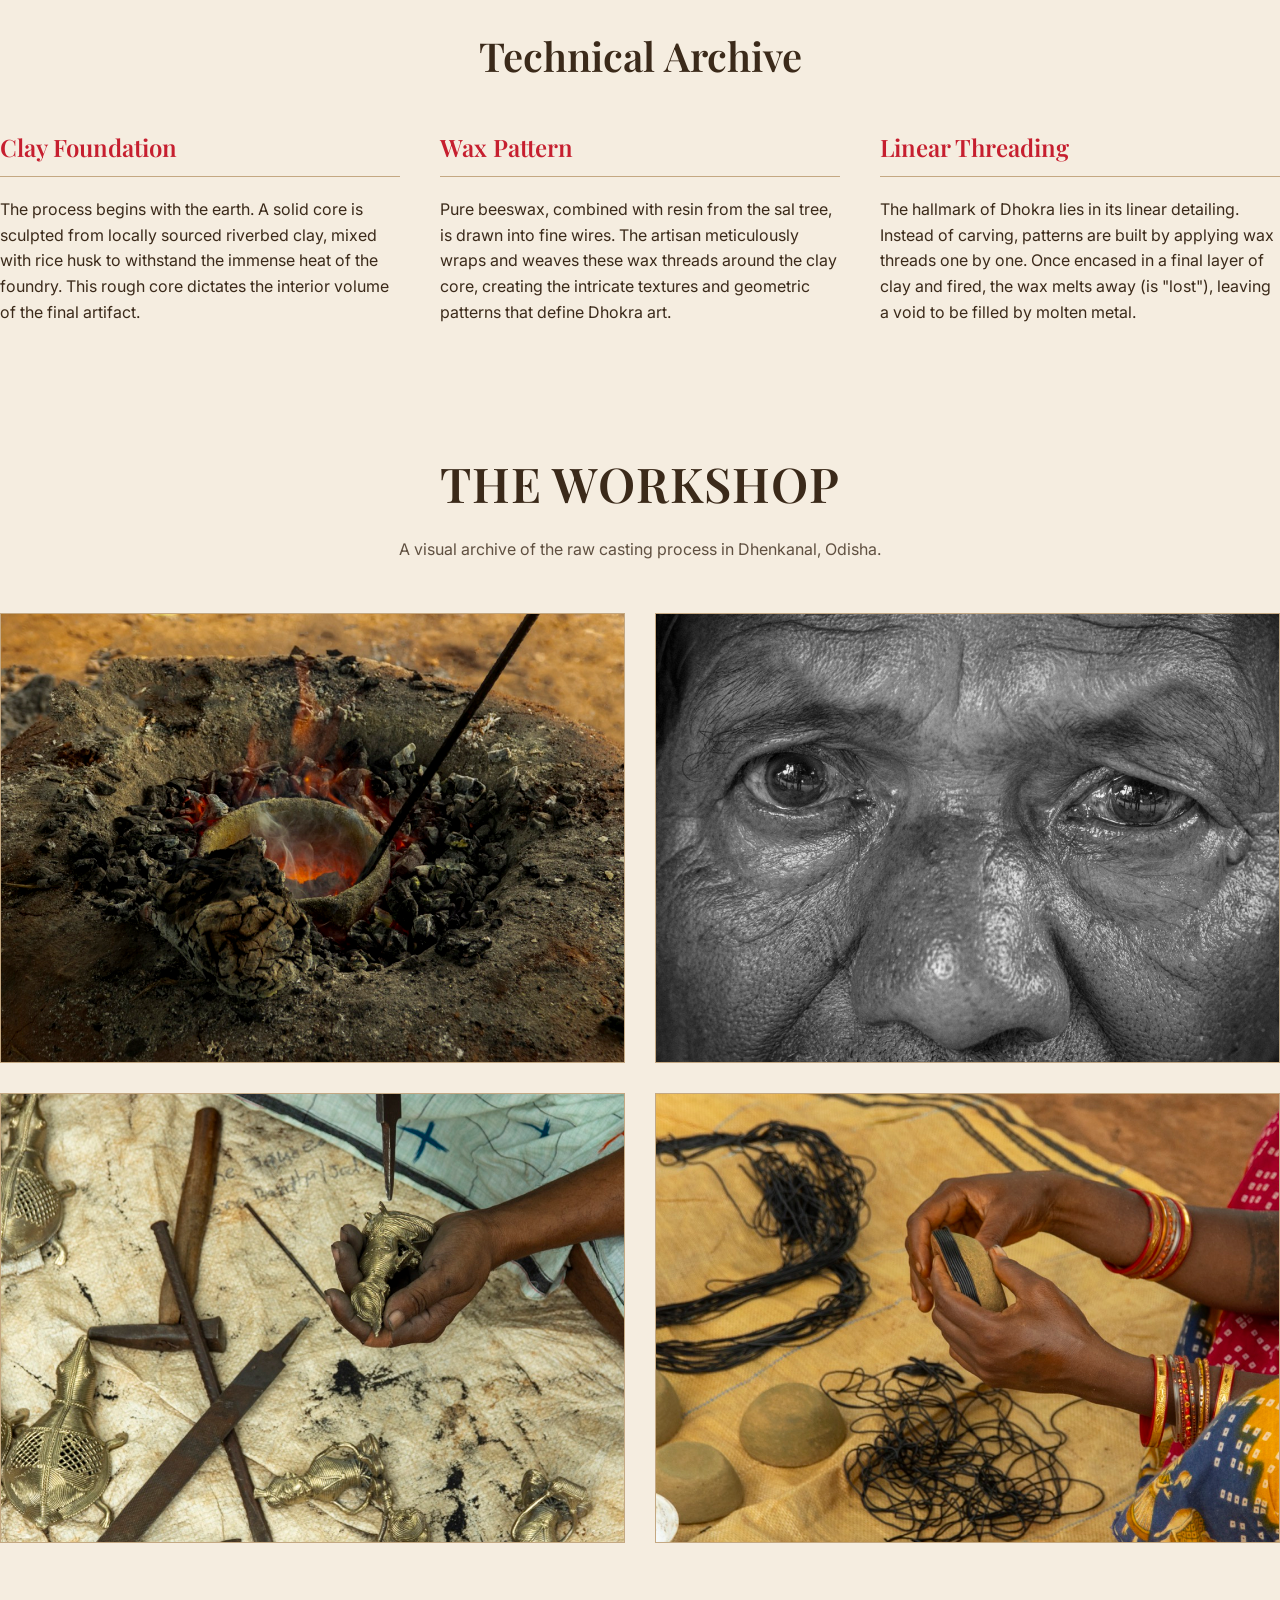
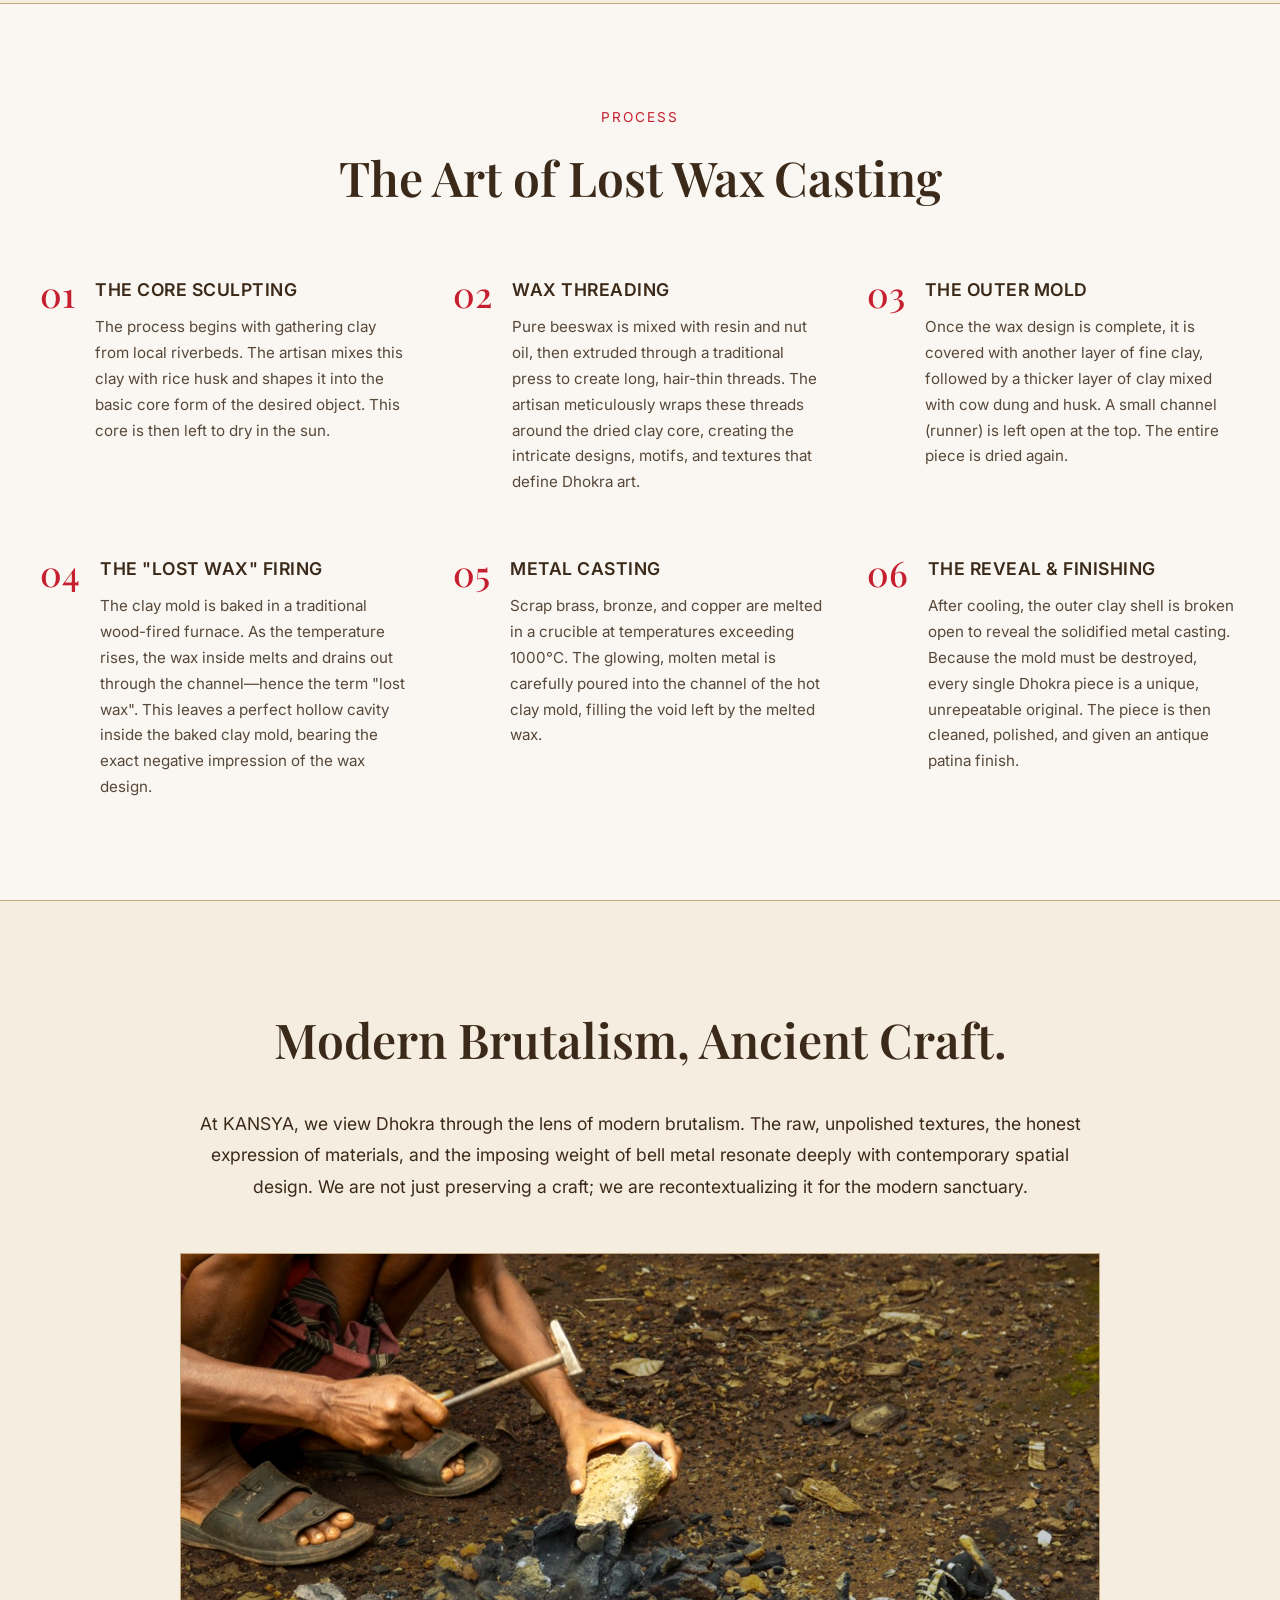
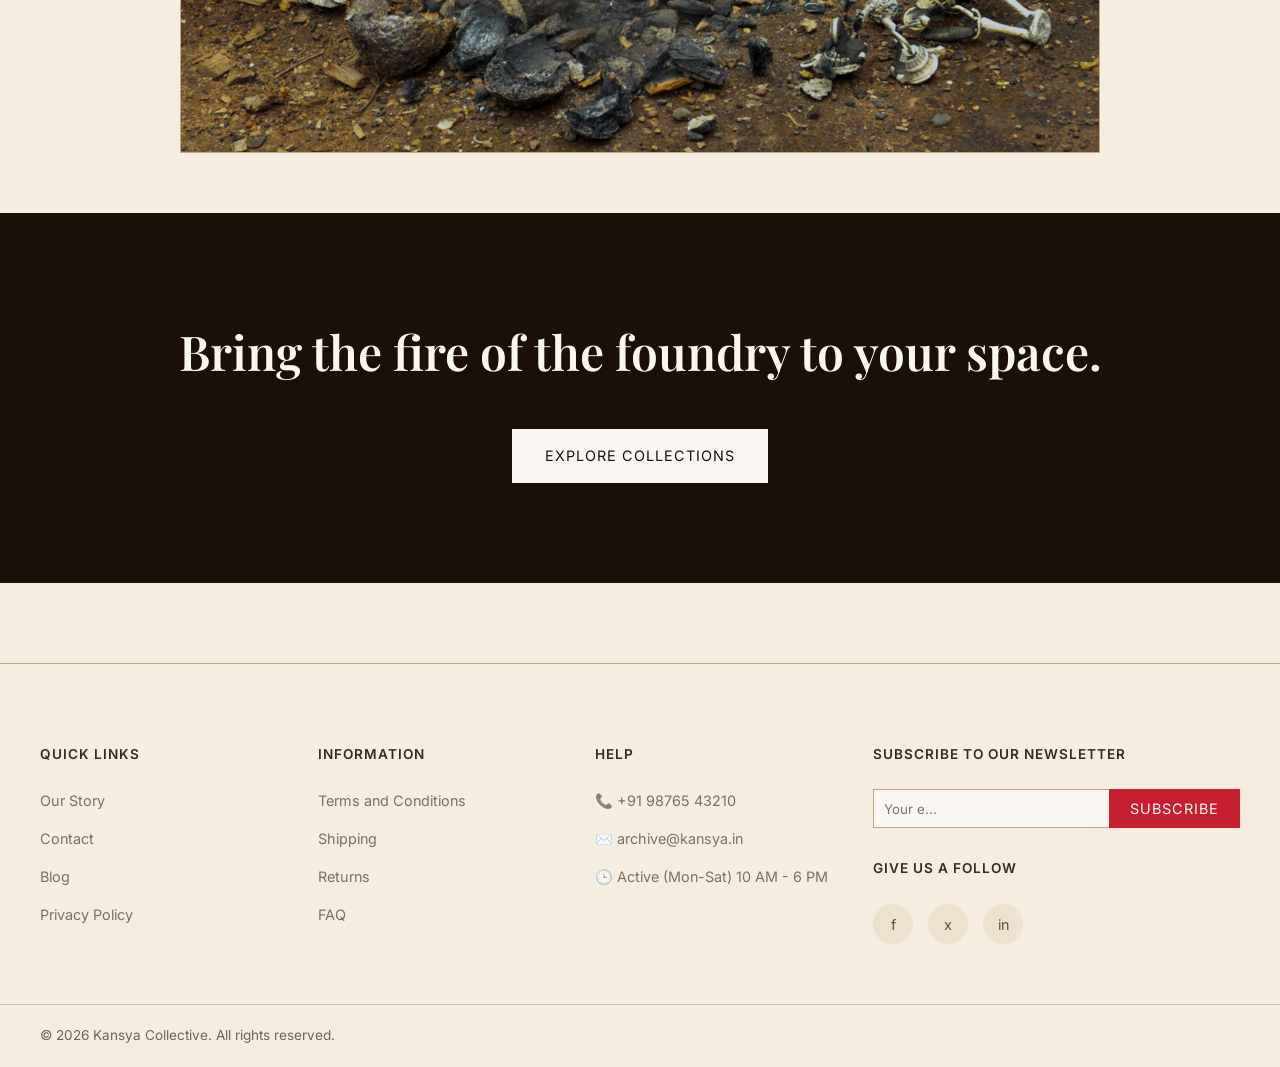
<file: story.html>
<!DOCTYPE html>
<html lang="en">
<head>
  <meta charset="UTF-8">
  <meta name="viewport" content="width=device-width, initial-scale=1.0">
  <title>Our Story | KANSYA</title>
  
  <link rel="preconnect" href="https://fonts.googleapis.com">
  <link rel="preconnect" href="https://fonts.gstatic.com" crossorigin>
  <link href="https://fonts.googleapis.com/css2?family=Cormorant+Garamond:wght@600;700&family=Inter:wght@400;500;600&family=Playfair+Display:ital,wght@0,400;0,600;0,700;1,400&display=swap" rel="stylesheet">
  
  <link rel="stylesheet" href="css/style.css">
</head>
<body>

  <!-- GLOBAL NAVIGATION -->
  <nav class="navbar">
    <div class="container nav-container">
      <div class="logo">
        <a href="index.html"><img src="kansya-logo.png" alt="KANSYA" ></a>
      </div>
      <ul class="nav-links">
        <li><a href="index.html">Home</a></li>
        <li><a href="collections.html">Collections</a></li>
        <li><a href="artisans.html">Shop from Artisans</a></li>
        <li><a href="story.html" class="active">Our Story</a></li>
        <li><a href="contact.html">Contact</a></li>
      </ul>
      <div class="nav-icons">
        <a href="collections.html">🔍</a>
        <a href="#">♡</a>
        <a href="cart.html">🛒<span class="cart-count" id="cart-count">0</span></a>
      </div>
    </div>
  </nav>

  <main>
    <div class="container">
      <div class="story-header" style="padding-bottom: 60px;">
        <h1>THE SOUL OF<br>LOST WAX.</h1>
        <p class="story-intro">
          Dhokra is not merely a craft; it is a 4,000-year-old dialogue between fire and earth. Emerging from the tribal heartlands of Dhenkanal, Odisha, the ancient lost-wax technique is one of the oldest known methods of non-ferrous metal casting. Today, this endangered lineage is preserved by a few master kaarigars who still mold magic with their bare hands.
        </p>
      </div>
    </div>

    <!-- HERO IMAGE -->
    <div class="container story-hero-img-container" style="margin-bottom: 80px;">
      <div style="width: 100%; height: 500px; overflow: hidden; border: 1px solid var(--clr-border);">
        <img src="our story/DSC00825.JPG" alt="Dhokra Craftsmanship" style="width: 100%; height: 100%; object-fit: cover;">
      </div>
    </div>

    <!-- PULL QUOTE -->
    <section class="pull-quote bg-brown">
      <div class="container">
        <p>"In the world of Loha Mati, there is no master mold. Every artifact is a singular event in time, a technical achievement that exists only once before the mold is shattered."</p>
      </div>
    </section>

    <!-- TECHNICAL ARCHIVE -->
    <section class="archive-section container">
      <h2 class="section-title">Technical Archive</h2>
      <div class="archive-grid">
        <div class="archive-col">
          <h3>Clay Foundation</h3>
          <p>
            The process begins with the earth. A solid core is sculpted from locally sourced riverbed clay, mixed with rice husk to withstand the immense heat of the foundry. This rough core dictates the interior volume of the final artifact.
          </p>
        </div>
        <div class="archive-col">
          <h3>Wax Pattern</h3>
          <p>
            Pure beeswax, combined with resin from the sal tree, is drawn into fine wires. The artisan meticulously wraps and weaves these wax threads around the clay core, creating the intricate textures and geometric patterns that define Dhokra art.
          </p>
        </div>
        <div class="archive-col">
          <h3>Linear Threading</h3>
          <p>
            The hallmark of Dhokra lies in its linear detailing. Instead of carving, patterns are built by applying wax threads one by one. Once encased in a final layer of clay and fired, the wax melts away (is "lost"), leaving a void to be filled by molten metal.
          </p>
        </div>
      </div>
    </section>

    <!-- VISUAL JOURNEY (AESTHETIC GALLERY) -->
    <section class="story-gallery container" style="padding: 60px 0 60px;">
      <div style="text-align: center; margin-bottom: 50px;">
        <h2 style="font-family: var(--font-heading); font-size: 3rem; letter-spacing: 1px;">THE WORKSHOP</h2>
        <p style="font-size: 1rem; opacity: 0.8; max-width: 600px; margin: 15px auto 0; font-family: var(--font-body);">A visual archive of the raw casting process in Dhenkanal, Odisha.</p>
      </div>
      <div style="display: grid; grid-template-columns: repeat(2, 1fr); gap: 30px;">
        <div style="height: 450px; overflow: hidden; border: 1px solid var(--clr-border);">
          <img src="our story/DSC00825.JPG" alt="Artisan Close-up" style="width: 100%; height: 100%; object-fit: cover; filter: contrast(1.05);">
        </div>
        <div style="height: 450px; overflow: hidden; border: 1px solid var(--clr-border);">
          <img src="our story/DSC00868.JPG" alt="Workshop Details" style="width: 100%; height: 100%; object-fit: cover;">
        </div>
        <div style="height: 450px; overflow: hidden; border: 1px solid var(--clr-border);">
          <img src="our story/DSC01017.JPG" alt="Wax Modeling" style="width: 100%; height: 100%; object-fit: cover;">
        </div>
        <div style="height: 450px; overflow: hidden; border: 1px solid var(--clr-border);">
          <img src="our story/DSC01056.JPG" alt="Casting Process" style="width: 100%; height: 100%; object-fit: cover;">
        </div>
      </div>
    </section>

    <!-- PROCESS SECTION -->
    <section class="process-section" style="padding: 100px 0; border-top: 1px solid var(--clr-border); border-bottom: 1px solid var(--clr-border); background-color: var(--clr-white);">
      <div class="container">
        <div style="text-align: center; margin-bottom: 60px;">
          <span style="font-family: var(--font-body); font-size: 0.85rem; letter-spacing: 2px; text-transform: uppercase; color: var(--clr-accent);">PROCESS</span>
          <h2 style="font-family: var(--font-heading); font-size: 3rem; margin-top: 10px;">The Art of Lost Wax Casting</h2>
        </div>
        
        <div style="display: grid; grid-template-columns: repeat(auto-fit, minmax(300px, 1fr)); gap: 60px 40px; max-width: 1200px; margin: 0 auto;">
          <!-- 01 -->
          <div>
            <div style="display: flex; gap: 20px; align-items: flex-start;">
              <span style="font-family: var(--font-heading); font-size: 2.2rem; color: var(--clr-accent); line-height: 1; font-weight: 500;">01</span>
              <div>
                <h3 style="font-family: var(--font-body); font-size: 1.1rem; font-weight: 600; margin-bottom: 10px; color: var(--clr-text-secondary); letter-spacing: 0.5px;">THE CORE SCULPTING</h3>
                <p style="font-size: 0.95rem; line-height: 1.7; opacity: 0.85;">The process begins with gathering clay from local riverbeds. The artisan mixes this clay with rice husk and shapes it into the basic core form of the desired object. This core is then left to dry in the sun.</p>
              </div>
            </div>
          </div>
          
          <!-- 02 -->
          <div>
            <div style="display: flex; gap: 20px; align-items: flex-start;">
              <span style="font-family: var(--font-heading); font-size: 2.2rem; color: var(--clr-accent); line-height: 1; font-weight: 500;">02</span>
              <div>
                <h3 style="font-family: var(--font-body); font-size: 1.1rem; font-weight: 600; margin-bottom: 10px; color: var(--clr-text-secondary); letter-spacing: 0.5px;">WAX THREADING</h3>
                <p style="font-size: 0.95rem; line-height: 1.7; opacity: 0.85;">Pure beeswax is mixed with resin and nut oil, then extruded through a traditional press to create long, hair-thin threads. The artisan meticulously wraps these threads around the dried clay core, creating the intricate designs, motifs, and textures that define Dhokra art.</p>
              </div>
            </div>
          </div>
          
          <!-- 03 -->
          <div>
            <div style="display: flex; gap: 20px; align-items: flex-start;">
              <span style="font-family: var(--font-heading); font-size: 2.2rem; color: var(--clr-accent); line-height: 1; font-weight: 500;">03</span>
              <div>
                <h3 style="font-family: var(--font-body); font-size: 1.1rem; font-weight: 600; margin-bottom: 10px; color: var(--clr-text-secondary); letter-spacing: 0.5px;">THE OUTER MOLD</h3>
                <p style="font-size: 0.95rem; line-height: 1.7; opacity: 0.85;">Once the wax design is complete, it is covered with another layer of fine clay, followed by a thicker layer of clay mixed with cow dung and husk. A small channel (runner) is left open at the top. The entire piece is dried again.</p>
              </div>
            </div>
          </div>
          
          <!-- 04 -->
          <div>
            <div style="display: flex; gap: 20px; align-items: flex-start;">
              <span style="font-family: var(--font-heading); font-size: 2.2rem; color: var(--clr-accent); line-height: 1; font-weight: 500;">04</span>
              <div>
                <h3 style="font-family: var(--font-body); font-size: 1.1rem; font-weight: 600; margin-bottom: 10px; color: var(--clr-text-secondary); letter-spacing: 0.5px;">THE "LOST WAX" FIRING</h3>
                <p style="font-size: 0.95rem; line-height: 1.7; opacity: 0.85;">The clay mold is baked in a traditional wood-fired furnace. As the temperature rises, the wax inside melts and drains out through the channel—hence the term "lost wax". This leaves a perfect hollow cavity inside the baked clay mold, bearing the exact negative impression of the wax design.</p>
              </div>
            </div>
          </div>
          
          <!-- 05 -->
          <div>
            <div style="display: flex; gap: 20px; align-items: flex-start;">
              <span style="font-family: var(--font-heading); font-size: 2.2rem; color: var(--clr-accent); line-height: 1; font-weight: 500;">05</span>
              <div>
                <h3 style="font-family: var(--font-body); font-size: 1.1rem; font-weight: 600; margin-bottom: 10px; color: var(--clr-text-secondary); letter-spacing: 0.5px;">METAL CASTING</h3>
                <p style="font-size: 0.95rem; line-height: 1.7; opacity: 0.85;">Scrap brass, bronze, and copper are melted in a crucible at temperatures exceeding 1000°C. The glowing, molten metal is carefully poured into the channel of the hot clay mold, filling the void left by the melted wax.</p>
              </div>
            </div>
          </div>
          
          <!-- 06 -->
          <div>
            <div style="display: flex; gap: 20px; align-items: flex-start;">
              <span style="font-family: var(--font-heading); font-size: 2.2rem; color: var(--clr-accent); line-height: 1; font-weight: 500;">06</span>
              <div>
                <h3 style="font-family: var(--font-body); font-size: 1.1rem; font-weight: 600; margin-bottom: 10px; color: var(--clr-text-secondary); letter-spacing: 0.5px;">THE REVEAL & FINISHING</h3>
                <p style="font-size: 0.95rem; line-height: 1.7; opacity: 0.85;">After cooling, the outer clay shell is broken open to reveal the solidified metal casting. Because the mold must be destroyed, every single Dhokra piece is a unique, unrepeatable original. The piece is then cleaned, polished, and given an antique patina finish.</p>
              </div>
            </div>
          </div>
        </div>
      </div>
    </section>

    <!-- EDITORIAL SECTION -->
    <section class="editorial-section" style="max-width: 1000px; padding: 100px 0 60px;">
      <div class="container">
        <h2>Modern Brutalism, Ancient Craft.</h2>
        <p style="font-size: 1.1rem; margin-bottom: 50px; line-height: 1.8;">
          At KANSYA, we view Dhokra through the lens of modern brutalism. The raw, unpolished textures, the honest expression of materials, and the imposing weight of bell metal resonate deeply with contemporary spatial design. We are not just preserving a craft; we are recontextualizing it for the modern sanctuary.
        </p>
        <div style="width: 100%; height: 500px; overflow: hidden; border: 1px solid var(--clr-border);">
          <img src="our story/DSC01070.JPG" alt="Modern Brutalism, Ancient Craft" style="width: 100%; height: 100%; object-fit: cover;">
        </div>
      </div>
    </section>

    <!-- CTA BLOCK -->
    <section class="cta-block bg-dark">
      <div class="container">
        <h2>Bring the fire of the foundry to your space.</h2>
        <a href="collections.html" class="btn btn-filled" style="background-color: var(--clr-white); color: var(--clr-black);">Explore Collections</a>
      </div>
    </section>
  </main>

  <!-- FOOTER -->
  <footer>
    <div class="container footer-content">
      <div class="footer-col">
        <h4>QUICK LINKS</h4>
        <ul>
          <li><a href="story.html">Our Story</a></li>
          <li><a href="contact.html">Contact</a></li>
          <li><a href="#">Blog</a></li>
          <li><a href="#">Privacy Policy</a></li>
        </ul>
      </div>
      <div class="footer-col">
        <h4>INFORMATION</h4>
        <ul>
          <li><a href="#">Terms and Conditions</a></li>
          <li><a href="#">Shipping</a></li>
          <li><a href="#">Returns</a></li>
          <li><a href="#">FAQ</a></li>
        </ul>
      </div>
      <div class="footer-col">
        <h4>HELP</h4>
        <ul>
          <li><a href="#">📞 +91 98765 43210</a></li>
          <li><a href="#">✉️ archive@kansya.in</a></li>
          <li><a href="#">🕒 Active (Mon-Sat) 10 AM - 6 PM</a></li>
        </ul>
      </div>
      <div class="footer-col">
        <h4>SUBSCRIBE TO OUR NEWSLETTER</h4>
        <form style="display: flex; gap: 0; margin-bottom: 30px;">
          <input type="email" placeholder="Your e..." style="padding: 10px; border: 1px solid var(--clr-border); border-right: none; flex: 1; outline: none; font-family: var(--font-body); background: var(--clr-white);">
          <button type="submit" class="btn btn-filled" style="padding: 10px 20px;">SUBSCRIBE</button>
        </form>
        <h4>GIVE US A FOLLOW</h4>
        <div class="social-icons" style="display: flex; gap: 15px;">
          <a href="#" class="social-circle">f</a>
          <a href="#" class="social-circle">x</a>
          <a href="#" class="social-circle">in</a>
        </div>
      </div>
    </div>
    <div class="footer-bottom" style="text-align: left; padding-left: 40px; padding-right: 40px; max-width: 1400px; margin-left: auto; margin-right: auto;">
      &copy; 2026 Kansya Collective. All rights reserved.
    </div>
  </footer>

  <script src="js/script.js"></script>
</body>
</html>
</file>
<file: css/style.css>
/* ==== RESET & VARIABLES ==== */
:root {
  --clr-bg: #F5EDE0;
  --clr-accent: #c61f2f;
  --clr-text-secondary: #3B2A1A;
  --clr-surface: #EDE0CC;
  --clr-border: #C4A882;
  --clr-black: #1A1008;
  --clr-white: #FAF7F2;
  --clr-gold: #B8860B;

  --font-heading: 'Playfair Display', serif;
  --font-body: 'Inter', sans-serif;
  --font-logo: 'Cormorant Garamond', serif; /* Used as fallback if image logo fails */

  --transition: all 0.3s ease;
}

* {
  margin: 0;
  padding: 0;
  box-sizing: border-box;
}

body {
  font-family: var(--font-body);
  background-color: var(--clr-bg);
  color: var(--clr-text-secondary);
  line-height: 1.6;
  -webkit-font-smoothing: antialiased;
}

h1, h2, h3, h4, h5, h6 {
  font-family: var(--font-heading);
  color: var(--clr-text-secondary);
  font-weight: 600;
}

a {
  text-decoration: none;
  color: inherit;
  transition: var(--transition);
}

ul {
  list-style: none;
}

img {
  max-width: 100%;
  display: block;
}

/* ==== UTILITIES ==== */
.container {
  max-width: 1400px;
  margin: 0 auto;
  padding: 0 40px;
}

.text-accent { color: var(--clr-accent); }
.text-gold { color: var(--clr-gold); }
.bg-dark { background-color: var(--clr-black); color: var(--clr-white); }
.bg-brown { background-color: var(--clr-text-secondary); color: var(--clr-white); }

.btn {
  display: inline-block;
  padding: 14px 32px;
  font-family: var(--font-body);
  font-size: 0.9rem;
  letter-spacing: 1px;
  text-transform: uppercase;
  cursor: pointer;
  transition: var(--transition);
  border: 1px solid transparent;
}

.btn-filled {
  background-color: var(--clr-accent);
  color: var(--clr-white);
}

.btn-filled:hover {
  background-color: #a31a27;
}

.btn-outlined {
  border-color: var(--clr-text-secondary);
  color: var(--clr-text-secondary);
  background: transparent;
}

.btn-outlined:hover {
  background-color: var(--clr-text-secondary);
  color: var(--clr-white);
}

/* ==== GLOBAL NAVIGATION ==== */
.navbar {
  position: fixed;
  top: 0;
  left: 0;
  width: 100%;
  background-color: #EDE5D8;
  border-bottom: 1px solid var(--clr-border);
  z-index: 1000;
  padding: 14px 0;
}

.nav-container {
  display: flex;
  justify-content: space-between;
  align-items: center;
}

.logo a {
  font-family: var(--font-logo);
  font-size: 2rem;
  font-weight: 700;
  color: var(--clr-accent);
  letter-spacing: 4px;
  text-transform: uppercase;
  /* Applying a slight distortion to mimic the geometric tribal feel if image isn't available */
  transform: scaleY(1.1);
  display: inline-block;
}

.logo img {
  height: 42px;
  mix-blend-mode: multiply;
  display: block;
}

.nav-links {
  display: flex;
  gap: 40px;
}

.nav-links a {
  font-size: 0.95rem;
  font-weight: 500;
  position: relative;
  padding-bottom: 4px;
}

.nav-links a::after {
  content: '';
  position: absolute;
  bottom: 0;
  left: 0;
  width: 0;
  height: 1px;
  background-color: var(--clr-accent);
  transition: var(--transition);
}

.nav-links a:hover::after,
.nav-links a.active::after {
  width: 100%;
}

.nav-icons {
  display: flex;
  gap: 20px;
  align-items: center;
  font-size: 1.2rem;
}

.nav-icons a {
  position: relative;
}

.cart-count {
  position: absolute;
  top: -8px;
  right: -10px;
  background-color: var(--clr-accent);
  color: var(--clr-white);
  font-size: 0.7rem;
  width: 18px;
  height: 18px;
  border-radius: 50%;
  display: flex;
  align-items: center;
  justify-content: center;
}

/* ==== PAGE SPACING ==== */
main {
  margin-top: 85px; /* offset for fixed navbar */
  min-height: calc(100vh - 85px - 200px);
}

/* ==== FOOTER ==== */
footer {
  background-color: var(--clr-bg);
  color: var(--clr-text-secondary);
  border-top: 1px solid var(--clr-border);
  padding: 80px 0 20px;
  margin-top: 80px;
}

.footer-content {
  display: grid;
  grid-template-columns: repeat(4, 1fr);
  gap: 40px;
}

.footer-col h4 {
  font-family: var(--font-body);
  font-size: 0.85rem;
  font-weight: 600;
  letter-spacing: 1px;
  margin-bottom: 24px;
  text-transform: uppercase;
  color: var(--clr-text-secondary);
}

.footer-col ul {
  display: flex;
  flex-direction: column;
  gap: 15px;
}

.footer-col a, .footer-col li {
  color: var(--clr-text-secondary);
  opacity: 0.8;
  font-size: 0.9rem;
}

.footer-col a:hover {
  opacity: 1;
  color: var(--clr-accent);
}

.social-circle {
  display: inline-flex;
  align-items: center;
  justify-content: center;
  width: 40px;
  height: 40px;
  border-radius: 50%;
  background-color: var(--clr-surface);
  color: var(--clr-text-secondary);
  text-decoration: none;
  font-size: 0.9rem;
  transition: var(--transition);
}

.social-circle:hover {
  background-color: var(--clr-accent);
  color: var(--clr-white);
}

.footer-bottom {
  margin-top: 60px;
  padding-top: 20px;
  border-top: 1px solid var(--clr-border);
  font-size: 0.85rem;
  opacity: 0.7;
}

@media (max-width: 768px) {
  .footer-content {
    grid-template-columns: 1fr 1fr;
  }
}
@media (max-width: 480px) {
  .footer-content {
    grid-template-columns: 1fr;
  }
}

/* ==== HOME PAGE ==== */
.hero {
  padding: 120px 0 100px;
  text-align: center;
}

.hero h1 {
  font-size: clamp(4rem, 8vw, 100px);
  color: var(--clr-accent);
  line-height: 1.1;
  margin-bottom: 24px;
}

.hero p {
  font-size: 1.2rem;
  max-width: 600px;
  margin: 0 auto 40px;
}

.hero-btns {
  display: flex;
  gap: 20px;
  justify-content: center;
}

.section-title {
  font-size: 2.5rem;
  margin-bottom: 40px;
  text-align: center;
}

.featured-collection {
  padding: 80px 0;
}

.product-scroll {
  display: flex;
  gap: 30px;
  overflow-x: auto;
  padding-bottom: 20px;
  scrollbar-width: none;
}

.product-scroll::-webkit-scrollbar {
  display: none;
}

.product-card {
  min-width: 300px;
  background-color: var(--clr-surface);
  border: 1px solid transparent;
  transition: var(--transition);
  cursor: pointer;
}

.product-card:hover {
  border-color: var(--clr-border);
  transform: translateY(-5px);
}

.product-img {
    height: 350px;
    background-color: var(--clr-border);
    position: relative;
    overflow: hidden;
    display: flex;
    align-items: center;
    justify-content: center;
    color: var(--clr-bg);
    font-size: 2rem;
  }
  
  /* Hover image swap */
  .product-img img:first-child {
    transition: var(--transition);
  }
  .product-img .hover-img {
    position: absolute;
    inset: 0;
    width: 100%;
    height: 100%;
    object-fit: cover;
    opacity: 0;
    transition: var(--transition);
  }
  .product-card:hover .product-img img:first-child {
    opacity: 0;
  }
  .product-card:hover .product-img .hover-img {
    opacity: 1;
  }

.product-img img {
  width: 100%;
  height: 100%;
  object-fit: cover;
  transition: transform 0.5s ease;
}

.product-card:hover .product-img img {
  transform: scale(1.05);
}

.product-info {
  padding: 24px;
}

.product-info h3 {
  font-size: 1.2rem;
  margin-bottom: 8px;
}

.product-price {
  color: var(--clr-gold);
  font-weight: 600;
  margin-bottom: 8px;
}

.product-artisan {
  font-size: 0.85rem;
  color: var(--clr-accent);
}

.shop-artisans {
  padding: 80px 0;
  text-align: center;
  background-color: var(--clr-white);
}

.artisan-row {
  display: flex;
  justify-content: center;
  gap: 60px;
  margin-bottom: 40px;
  flex-wrap: wrap;
}

.artisan-avatar-wrapper {
  text-align: center;
}

.artisan-avatar {
  width: 150px;
  height: 150px;
  border-radius: 50%;
  background-color: var(--clr-border);
  margin: 0 auto 16px;
  overflow: hidden;
  border: 2px solid var(--clr-bg);
}

.artisan-avatar img {
  width: 100%;
  height: 100%;
  object-fit: cover;
}

.quote-block {
  padding: 100px 0;
  text-align: center;
}

.quote-block blockquote {
  font-family: var(--font-heading);
  font-size: 2.5rem;
  line-height: 1.4;
  max-width: 900px;
  margin: 0 auto 20px;
}

.quote-block cite {
  font-style: normal;
  font-size: 0.9rem;
  letter-spacing: 2px;
  text-transform: uppercase;
  color: var(--clr-border);
}

.alchemy-strip {
  padding: 100px 0;
}

.alchemy-grid {
  display: grid;
  grid-template-columns: 1fr 1fr;
  gap: 60px;
  align-items: center;
}

.alchemy-card {
  background-color: var(--clr-black);
  padding: 60px;
  color: var(--clr-white);
  border-radius: 4px;
  position: relative;
  min-height: 400px;
  display: flex;
  align-items: flex-end;
}

.alchemy-card::before {
  content: '';
  position: absolute;
  top: 0; left: 0; width: 100%; height: 100%;
  background: linear-gradient(to bottom, transparent, rgba(0,0,0,0.8));
  z-index: 1;
}

.alchemy-card h3 {
  position: relative;
  z-index: 2;
  color: var(--clr-white);
  font-size: 2rem;
}

.alchemy-text p {
  font-size: 1.1rem;
  margin-bottom: 20px;
}

/* ==== COLLECTIONS PAGE ==== */
.page-header {
  padding: 60px 0 40px;
  text-align: center;
  border-bottom: 1px solid var(--clr-border);
}

.page-header h1 {
  font-size: 4rem;
  margin-bottom: 20px;
  text-transform: uppercase;
  letter-spacing: 2px;
}

.filter-bar {
  display: flex;
  justify-content: space-between;
  align-items: center;
  padding: 20px 0;
  flex-wrap: wrap;
  gap: 20px;
}

.filter-pills {
  display: flex;
  gap: 12px;
  flex-wrap: wrap;
}

.pill {
  padding: 8px 16px;
  border: 1px solid var(--clr-border);
  border-radius: 20px;
  font-size: 0.85rem;
  cursor: pointer;
  background: transparent;
  color: var(--clr-text-secondary);
  transition: var(--transition);
}

.pill:hover, .pill.active {
  background-color: var(--clr-accent);
  color: var(--clr-white);
  border-color: var(--clr-accent);
}

.sort-search {
  display: flex;
  gap: 20px;
}

.sort-select {
  padding: 8px 12px;
  border: 1px solid var(--clr-border);
  background: var(--clr-bg);
  font-family: var(--font-body);
  color: var(--clr-text-secondary);
  outline: none;
}

.search-input {
  padding: 8px 16px;
  border: 1px solid var(--clr-border);
  background: var(--clr-bg);
  font-family: var(--font-body);
  outline: none;
}

.product-grid {
  display: grid;
  grid-template-columns: repeat(auto-fill, minmax(300px, 1fr));
  gap: 40px;
  padding: 60px 0;
}

.load-more {
  text-align: center;
  margin-bottom: 60px;
}

/* ==== PRODUCT DETAIL PAGE ==== */
.product-detail-layout {
  display: grid;
  grid-template-columns: 1fr 1fr;
  gap: 80px;
  padding: 60px 0;
}

.product-gallery {
  display: flex;
  flex-direction: column;
  gap: 20px;
}

.main-image {
  width: 100%;
  height: 600px;
  background-color: var(--clr-surface);
  display: flex;
  align-items: center;
  justify-content: center;
  overflow: hidden;
}

.main-image img {
  width: 100%;
  height: 100%;
  object-fit: cover;
}

.thumbnails {
  display: flex;
  gap: 15px;
}

.thumb {
  width: 100px;
  height: 100px;
  background-color: var(--clr-surface);
  cursor: pointer;
  border: 2px solid transparent;
  transition: var(--transition);
}

.thumb:hover, .thumb.active {
  border-color: var(--clr-accent);
}

.thumb img {
  width: 100%;
  height: 100%;
  object-fit: cover;
}

.breadcrumb {
  font-size: 0.85rem;
  color: var(--clr-text-secondary);
  opacity: 0.7;
  margin-bottom: 20px;
}

.breadcrumb a:hover {
  color: var(--clr-accent);
}

.product-info-col h1 {
  font-size: 3rem;
  margin-bottom: 10px;
  text-transform: uppercase;
}

.product-label {
  font-size: 0.85rem;
  text-transform: uppercase;
  letter-spacing: 2px;
  color: var(--clr-border);
  margin-bottom: 10px;
  display: block;
}

.detail-price {
  font-size: 1.5rem;
  color: var(--clr-gold);
  margin-bottom: 30px;
}

.description {
  font-size: 1.1rem;
  margin-bottom: 40px;
  line-height: 1.8;
}

.specs-tab {
  margin-bottom: 40px;
  border-top: 1px solid var(--clr-border);
  border-bottom: 1px solid var(--clr-border);
}

.spec-item {
  display: flex;
  justify-content: space-between;
  padding: 12px 0;
  border-bottom: 1px solid rgba(196, 168, 130, 0.3);
  font-size: 0.95rem;
}

.spec-item:last-child {
  border-bottom: none;
}

.spec-label {
  font-weight: 600;
}

.action-btns {
  display: flex;
  flex-direction: column;
  gap: 15px;
  margin-bottom: 50px;
}

.action-btns .btn {
  text-align: center;
  width: 100%;
}

.artisan-profile {
  display: flex;
  align-items: center;
  gap: 20px;
  padding: 30px;
  background-color: var(--clr-white);
  border: 1px solid var(--clr-border);
}

.profile-avatar {
  width: 80px;
  height: 80px;
  border-radius: 50%;
  overflow: hidden;
  background-color: var(--clr-surface);
}

.profile-avatar img {
  width: 100%;
  height: 100%;
  object-fit: cover;
}

.profile-info h4 {
  font-size: 1.1rem;
  margin-bottom: 4px;
}

.profile-info p {
  font-size: 0.85rem;
  margin-bottom: 8px;
}

.profile-info a {
  font-size: 0.85rem;
  color: var(--clr-accent);
  text-decoration: underline;
}

/* ==== ARTISANS PAGE ==== */
.intro-text {
  text-align: center;
  max-width: 800px;
  margin: 0 auto;
  font-size: 1.2rem;
  margin-bottom: 60px;
}

.artisan-grid {
  display: grid;
  grid-template-columns: repeat(auto-fill, minmax(350px, 1fr));
  gap: 40px;
  margin-bottom: 80px;
}

.artisan-card-full {
  background-color: var(--clr-white);
  padding: 40px;
  text-align: center;
  border: 1px solid var(--clr-border);
  transition: var(--transition);
}

.artisan-card-full:hover {
  transform: translateY(-5px);
  box-shadow: 0 10px 30px rgba(0,0,0,0.05);
}

.artisan-card-full .artisan-avatar {
  width: 120px;
  height: 120px;
  margin-bottom: 24px;
}

.artisan-card-full h3 {
  font-size: 1.5rem;
  margin-bottom: 8px;
  color: var(--clr-accent);
}

.artisan-meta {
  font-size: 0.85rem;
  text-transform: uppercase;
  letter-spacing: 1px;
  color: var(--clr-border);
  margin-bottom: 20px;
}

.artisan-bio {
  font-size: 0.95rem;
  margin-bottom: 30px;
  color: var(--clr-text-secondary);
}

.artisan-actions {
  display: flex;
  flex-direction: column;
  gap: 10px;
}

.newsletter {
  padding: 80px 0;
  text-align: center;
}

.newsletter-form {
  display: flex;
  max-width: 500px;
  margin: 30px auto 0;
}

.newsletter-form input {
  flex: 1;
  padding: 15px 20px;
  border: none;
  outline: none;
  font-family: var(--font-body);
}

.newsletter-form button {
  border: none;
}

/* ==== OUR STORY PAGE ==== */
.story-header {
  text-align: center;
  padding: 100px 0;
}

.story-header h1 {
  font-size: 5rem;
  line-height: 1;
  margin-bottom: 40px;
}

.story-intro {
  max-width: 700px;
  margin: 0 auto;
  font-size: 1.2rem;
}

.pull-quote {
  padding: 80px 0;
  text-align: center;
}

.pull-quote p {
  font-family: var(--font-heading);
  font-size: 2.2rem;
  max-width: 900px;
  margin: 0 auto;
  color: var(--clr-white);
}

.archive-section {
  padding: 60px 0;
}

.archive-grid {
  display: grid;
  grid-template-columns: repeat(3, 1fr);
  gap: 40px;
}

.archive-col h3 {
  font-size: 1.5rem;
  margin-bottom: 20px;
  color: var(--clr-accent);
  border-bottom: 1px solid var(--clr-border);
  padding-bottom: 10px;
}

.editorial-section {
  padding: 80px 0;
  text-align: center;
  max-width: 800px;
  margin: 0 auto;
}

.editorial-section h2 {
  font-size: 3rem;
  margin-bottom: 30px;
}

.cta-block {
  padding: 100px 0;
  text-align: center;
}

.cta-block h2 {
  font-size: 3rem;
  margin-bottom: 40px;
  color: var(--clr-white);
}

/* ==== CONTACT PAGE ==== */
.contact-layout {
  display: grid;
  grid-template-columns: 1fr 1fr;
  gap: 80px;
  padding: 60px 0;
}

.contact-form {
  background-color: var(--clr-surface);
  padding: 50px;
}

.contact-form h2 {
  font-size: 2rem;
  margin-bottom: 30px;
}

.form-group {
  margin-bottom: 24px;
}

.form-group input,
.form-group select,
.form-group textarea {
  width: 100%;
  padding: 15px;
  border: 1px solid var(--clr-border);
  background: var(--clr-bg);
  font-family: var(--font-body);
  color: var(--clr-text-secondary);
  outline: none;
}

.form-group textarea {
  height: 150px;
  resize: vertical;
}

.info-block h3 {
  font-size: 1.5rem;
  margin-bottom: 20px;
  color: var(--clr-accent);
}

.info-block p {
  margin-bottom: 10px;
}

.map-placeholder {
  width: 100%;
  height: 250px;
  background-color: var(--clr-border);
  margin: 30px 0;
  display: flex;
  align-items: center;
  justify-content: center;
  color: var(--clr-white);
  font-family: var(--font-heading);
  font-size: 1.5rem;
}

.faq-section {
  padding: 80px 0;
  max-width: 800px;
  margin: 0 auto;
}

.faq-section h2 {
  text-align: center;
  font-size: 2.5rem;
  margin-bottom: 40px;
}

details {
  border-bottom: 1px solid var(--clr-border);
  padding: 20px 0;
}

summary {
  font-family: var(--font-heading);
  font-size: 1.2rem;
  font-weight: 600;
  cursor: pointer;
  list-style: none;
  position: relative;
  padding-right: 20px;
}

summary::-webkit-details-marker {
  display: none;
}

summary::after {
  content: '+';
  position: absolute;
  right: 0;
  top: 50%;
  transform: translateY(-50%);
  color: var(--clr-accent);
  font-size: 1.5rem;
}

details[open] summary::after {
  content: '-';
}

details p {
  padding-top: 15px;
  color: var(--clr-text-secondary);
}

.reviews {
  padding: 60px 0 100px;
}

.reviews h2 {
  text-align: center;
  font-size: 2.5rem;
  margin-bottom: 50px;
}

.reviews-grid {
  display: grid;
  grid-template-columns: repeat(3, 1fr);
  gap: 30px;
}

.review-card {
  background-color: var(--clr-surface);
  padding: 40px;
  border: 1px solid var(--clr-border);
}

.stars {
  color: var(--clr-gold);
  font-size: 1.2rem;
  margin-bottom: 20px;
}

.review-text {
  font-style: italic;
  margin-bottom: 20px;
}

.review-author {
  font-weight: 600;
  font-size: 0.9rem;
  text-transform: uppercase;
  letter-spacing: 1px;
}

/* Responsive */
@media (max-width: 992px) {
  .alchemy-grid, .product-detail-layout, .contact-layout {
    grid-template-columns: 1fr;
  }
  .archive-grid, .reviews-grid {
    grid-template-columns: repeat(2, 1fr);
  }
}

@media (max-width: 768px) {
  .nav-links {
    display: none; /* In a real app, we'd add a hamburger menu */
  }
  .hero h1 {
    font-size: 3rem;
  }
  .archive-grid, .reviews-grid {
    grid-template-columns: 1fr;
  }
  .footer-content {
    flex-direction: column;
    text-align: center;
  }
}
</file>
